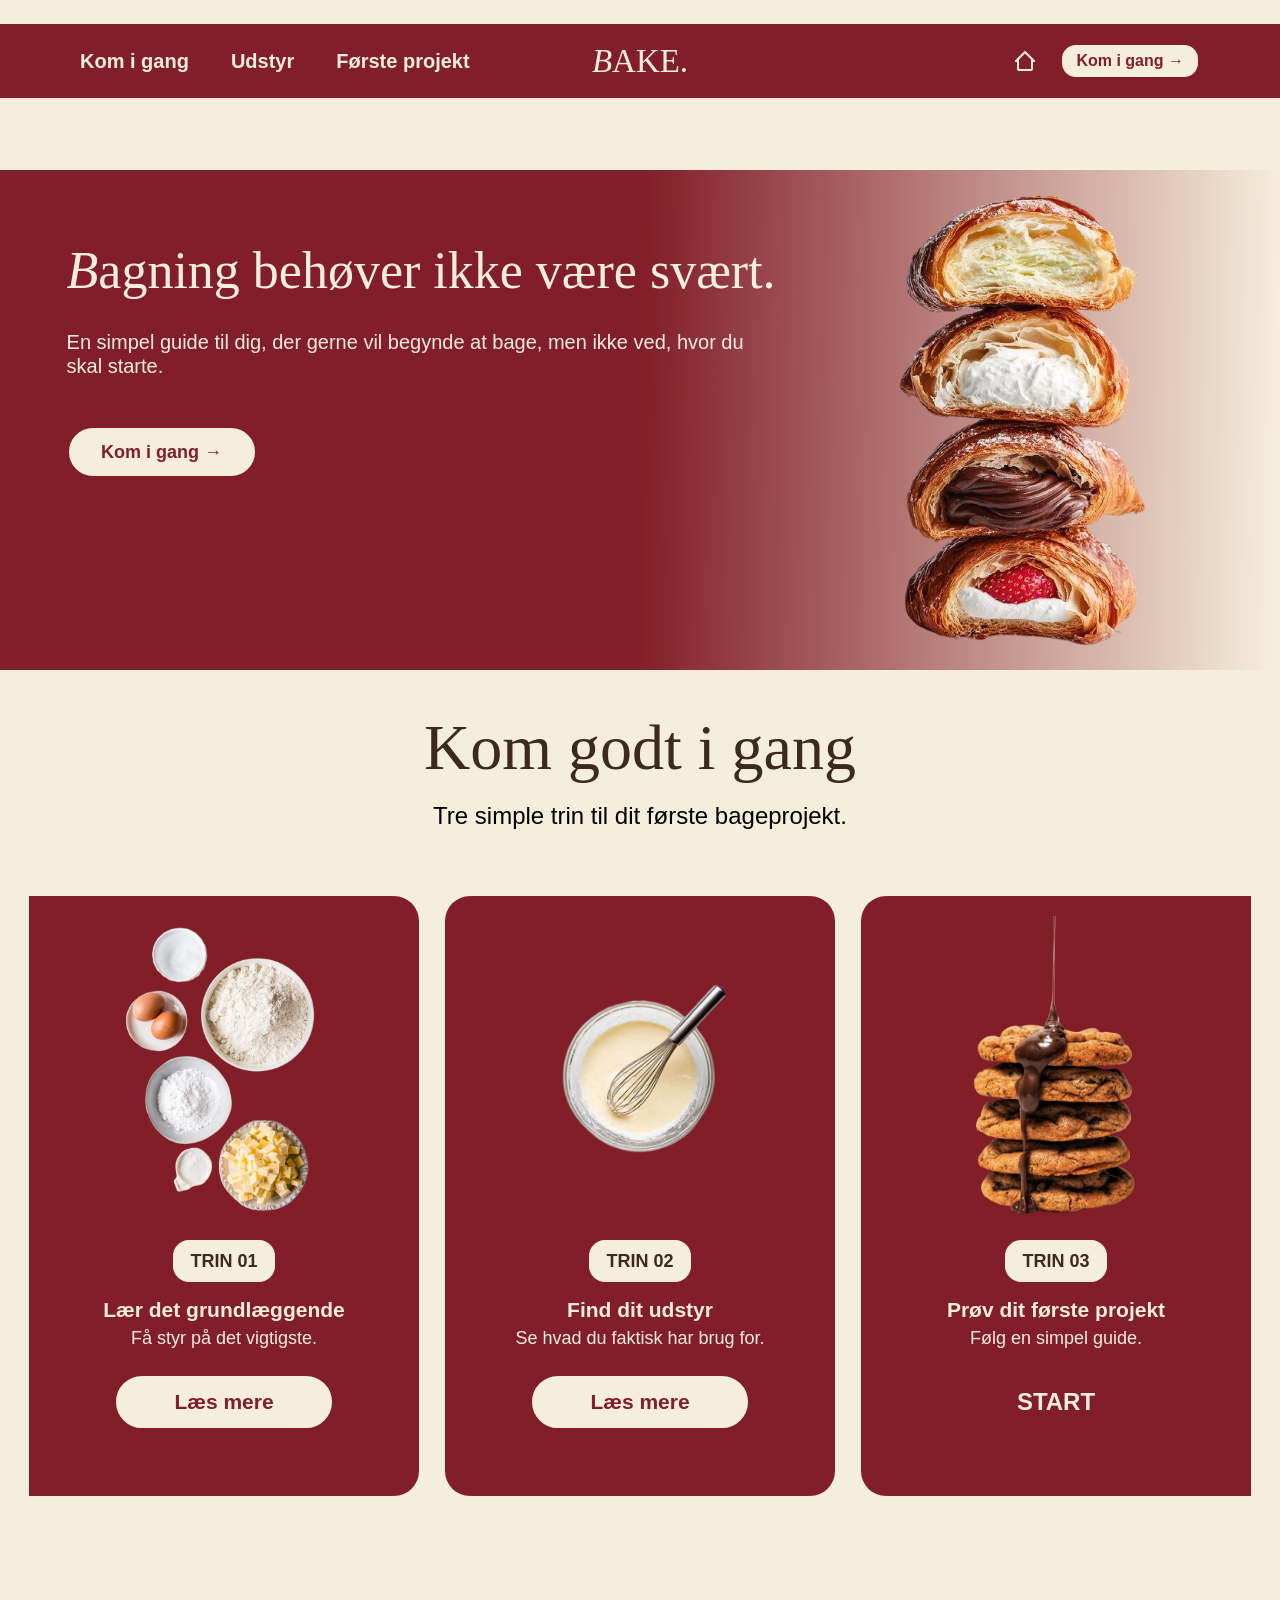
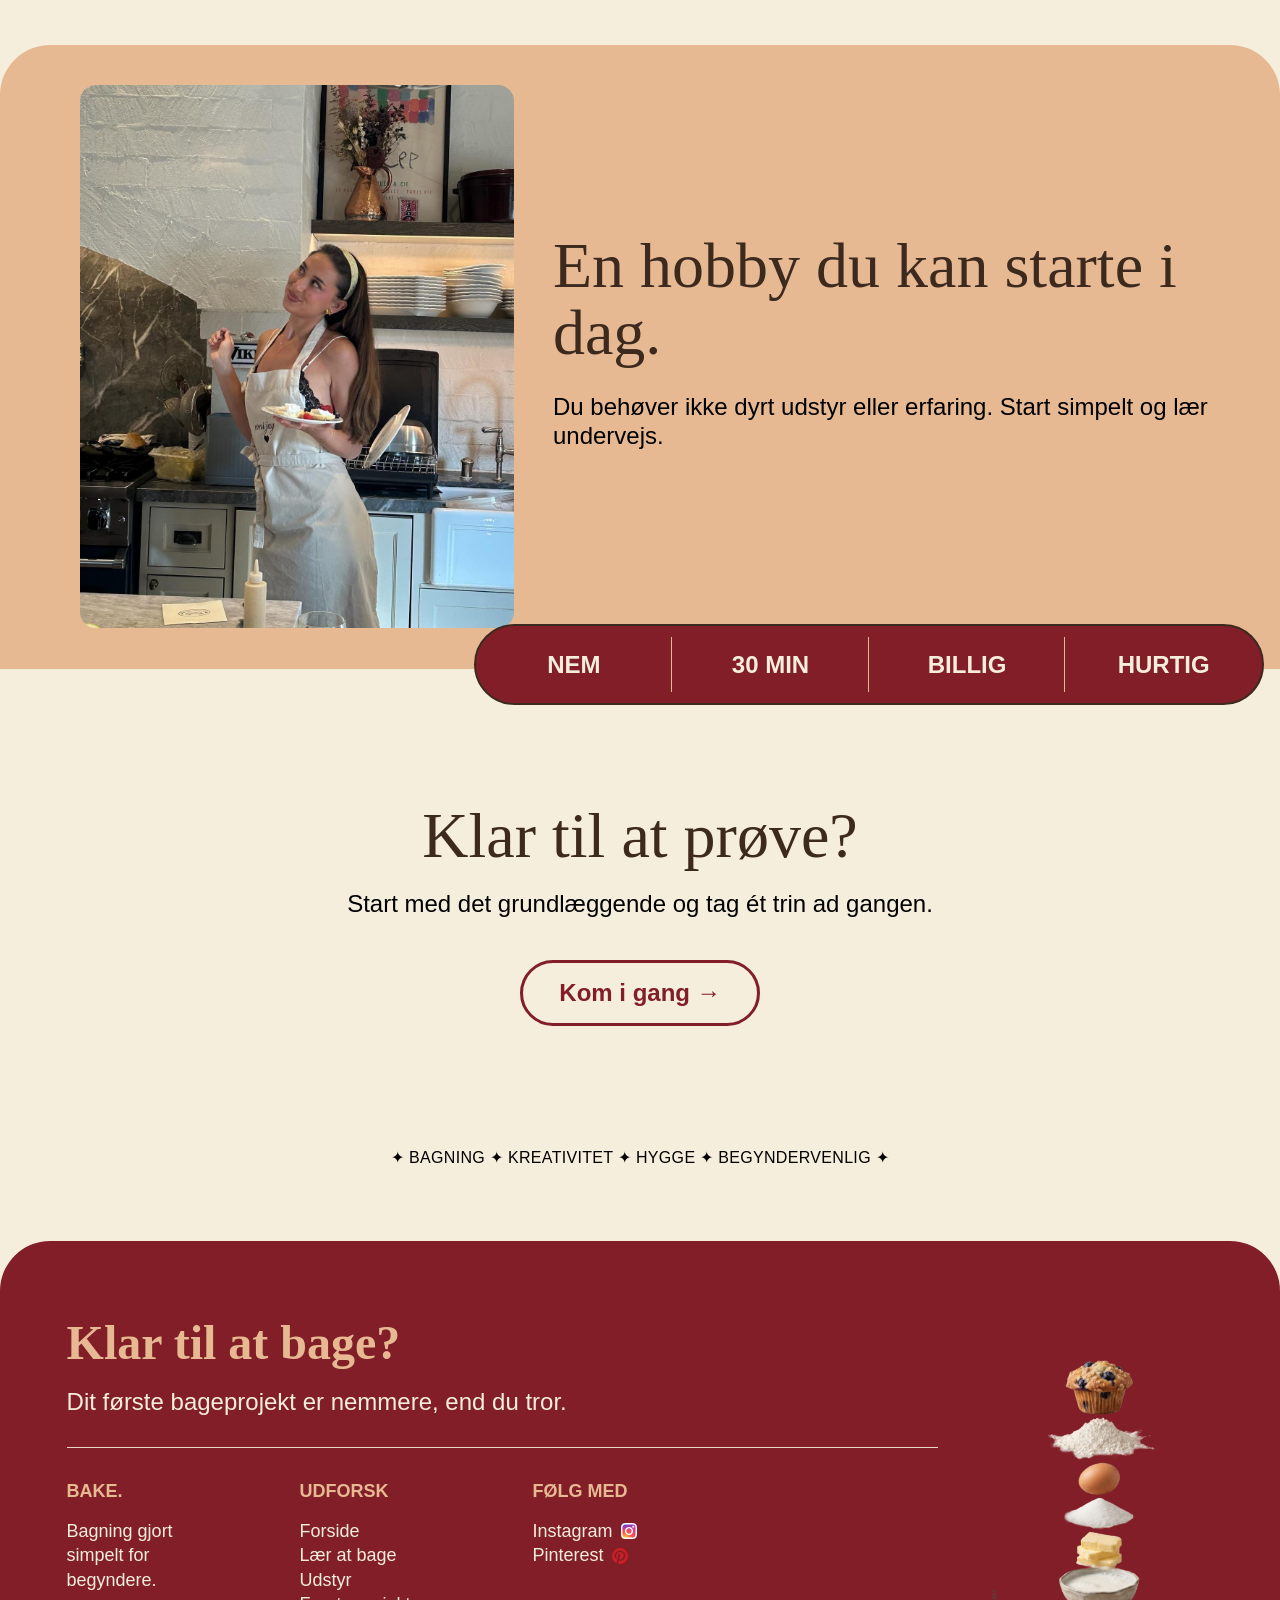
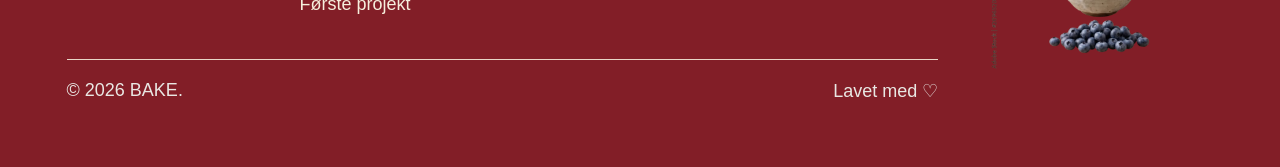
<file: index.html>
<!doctype html>
<html lang="da">
<head>
  <meta charset="utf-8">
  <meta name="viewport" content="width=device-width, initial-scale=1">
  <meta name="description" content="BAKE gør det simpelt for begyndere at komme i gang med at bage.">
  <title>BAKE — Forside</title>
  <link rel="stylesheet" href="css/style.css">
</head>
<body class="page-home">
  <header class="site-header">
    <nav class="site-nav" aria-label="Hovednavigation">
      <a href="kom-i-gang.html">Kom i gang</a>
      <a href="udstyr.html">Udstyr</a>
      <a href="forste-projekt.html">Første projekt</a>
    </nav>
    <a class="brand" href="index.html" aria-label="BAKE forside"><span class="brand-initial">B</span><span>AKE.</span></a>
    <div class="header-tools">
      <a class="home-link" href="index.html" aria-label="Gå til forsiden">
        <img src="assets/icons/home-icon.svg" alt="">
      </a>
      <a class="header-action" href="kom-i-gang.html">Kom i gang →</a>
    </div>
  </header>

  <main class="page-main">
    <section class="home-hero" aria-labelledby="home-title">
      <div class="home-hero-copy">
        <h1 id="home-title" class="display-title home-hero-title"><span class="script-letter">B</span>agning behøver ikke være svært.</h1>
        <p class="body-copy">En simpel guide til dig, der gerne vil begynde at bage, men ikke ved, hvor du skal starte.</p>
        <a class="outline-button" href="kom-i-gang.html">Kom i gang →</a>
      </div>
      <div class="home-hero-image">
        <img src="assets/images/home-hero.png" alt="Fire forskellige stykker bagværk">
      </div>
    </section>

    <section class="home-steps container" aria-labelledby="steps-title">
      <h2 id="steps-title" class="display-title home-steps-title">Kom godt i gang</h2>
      <p class="body-copy home-steps-intro">Tre simple trin til dit første bageprojekt.</p>
      <div class="home-step-grid">
        <article class="home-step-card">
          <img class="home-step-image" src="assets/images/home-step-ingredients.png" alt="Mel, æg og andre ingredienser">
          <span class="home-step-label">TRIN 01</span>
          <h3>Lær det grundlæggende</h3>
          <p>Få styr på det vigtigste.</p>
          <a class="outline-button" href="kom-i-gang.html">Læs mere</a>
        </article>
        <article class="home-step-card">
          <img class="home-step-image" src="assets/images/home-step-bowl.png" alt="Røreskål med dej og piskeris">
          <span class="home-step-label">TRIN 02</span>
          <h3>Find dit udstyr</h3>
          <p>Se hvad du faktisk har brug for.</p>
          <a class="outline-button" href="udstyr.html">Læs mere</a>
        </article>
        <article class="home-step-card">
          <img class="home-step-image" src="assets/images/home-step-pancakes.png" alt="Stablet hjemmebag">
          <span class="home-step-label">TRIN 03</span>
          <h3>Prøv dit første projekt</h3>
          <p>Følg en simpel guide.</p>
          <a class="solid-button" href="forste-projekt.html">START</a>
        </article>
      </div>
    </section>

    <section class="home-hobby" aria-labelledby="hobby-title">
      <img class="home-hobby-image" src="assets/images/home-hobby.png" alt="Person der bager i et køkken">
      <div class="home-hobby-copy">
        <h2 id="hobby-title" class="display-title">En hobby du kan starte i dag.</h2>
        <p class="body-copy">Du behøver ikke dyrt udstyr eller erfaring. Start simpelt og lær undervejs.</p>
      </div>
      <div class="benefit-bar" aria-label="Fordele ved at komme i gang">
        <span class="benefit-item">NEM</span>
        <span class="benefit-item">30 MIN</span>
        <span class="benefit-item">BILLIG</span>
        <span class="benefit-item">HURTIG</span>
      </div>
    </section>

    <section class="home-final-cta container" aria-labelledby="try-title">
      <h2 id="try-title" class="display-title">Klar til at prøve?</h2>
      <p class="body-copy">Start med det grundlæggende og tag ét trin ad gangen.</p>
      <a class="outline-button" href="kom-i-gang.html">Kom i gang →</a>
      <p class="home-keywords">✦ BAGNING ✦ KREATIVITET ✦ HYGGE ✦ BEGYNDERVENLIG ✦</p>
    </section>
  </main>

  <footer class="site-footer">
    <img class="footer-art" src="assets/images/footer-stack.png" alt="Dekorativ stak af bagværk">
    <h2 class="footer-heading">Klar til at bage?</h2>
    <p class="footer-lead">Dit første bageprojekt er nemmere, end du tror.</p>
    <img class="footer-rule" src="assets/icons/footer-line.svg" alt="">
    <div class="footer-columns">
      <div>
        <p class="footer-column-title">BAKE.</p>
        <p>Bagning gjort<br>simpelt for<br>begyndere.</p>
      </div>
      <div>
        <p class="footer-column-title">UDFORSK</p>
        <a href="index.html">Forside</a><br>
        <a href="kom-i-gang.html">Lær at bage</a><br>
        <a href="udstyr.html">Udstyr</a><br>
        <a href="forste-projekt.html">Første projekt</a>
      </div>
      <div>
        <p class="footer-column-title">FØLG MED</p>
        <a class="footer-social" href="#" aria-label="Instagram">
          Instagram
          <span class="instagram-icon"><img src="assets/icons/instagram-outer.svg" alt=""><img src="assets/icons/instagram-inner.svg" alt=""><img src="assets/icons/instagram-dot.svg" alt=""></span>
        </a><br>
        <a class="footer-social" href="#" aria-label="Pinterest">Pinterest <img src="assets/icons/pinterest.svg" alt=""></a>
      </div>
    </div>
    <img class="footer-lower-rule" src="assets/icons/footer-line.svg" alt="">
    <div class="footer-bottom"><span>© 2026 BAKE.</span><span>Lavet med ♡</span></div>
  </footer>
</body>
</html>
</file>
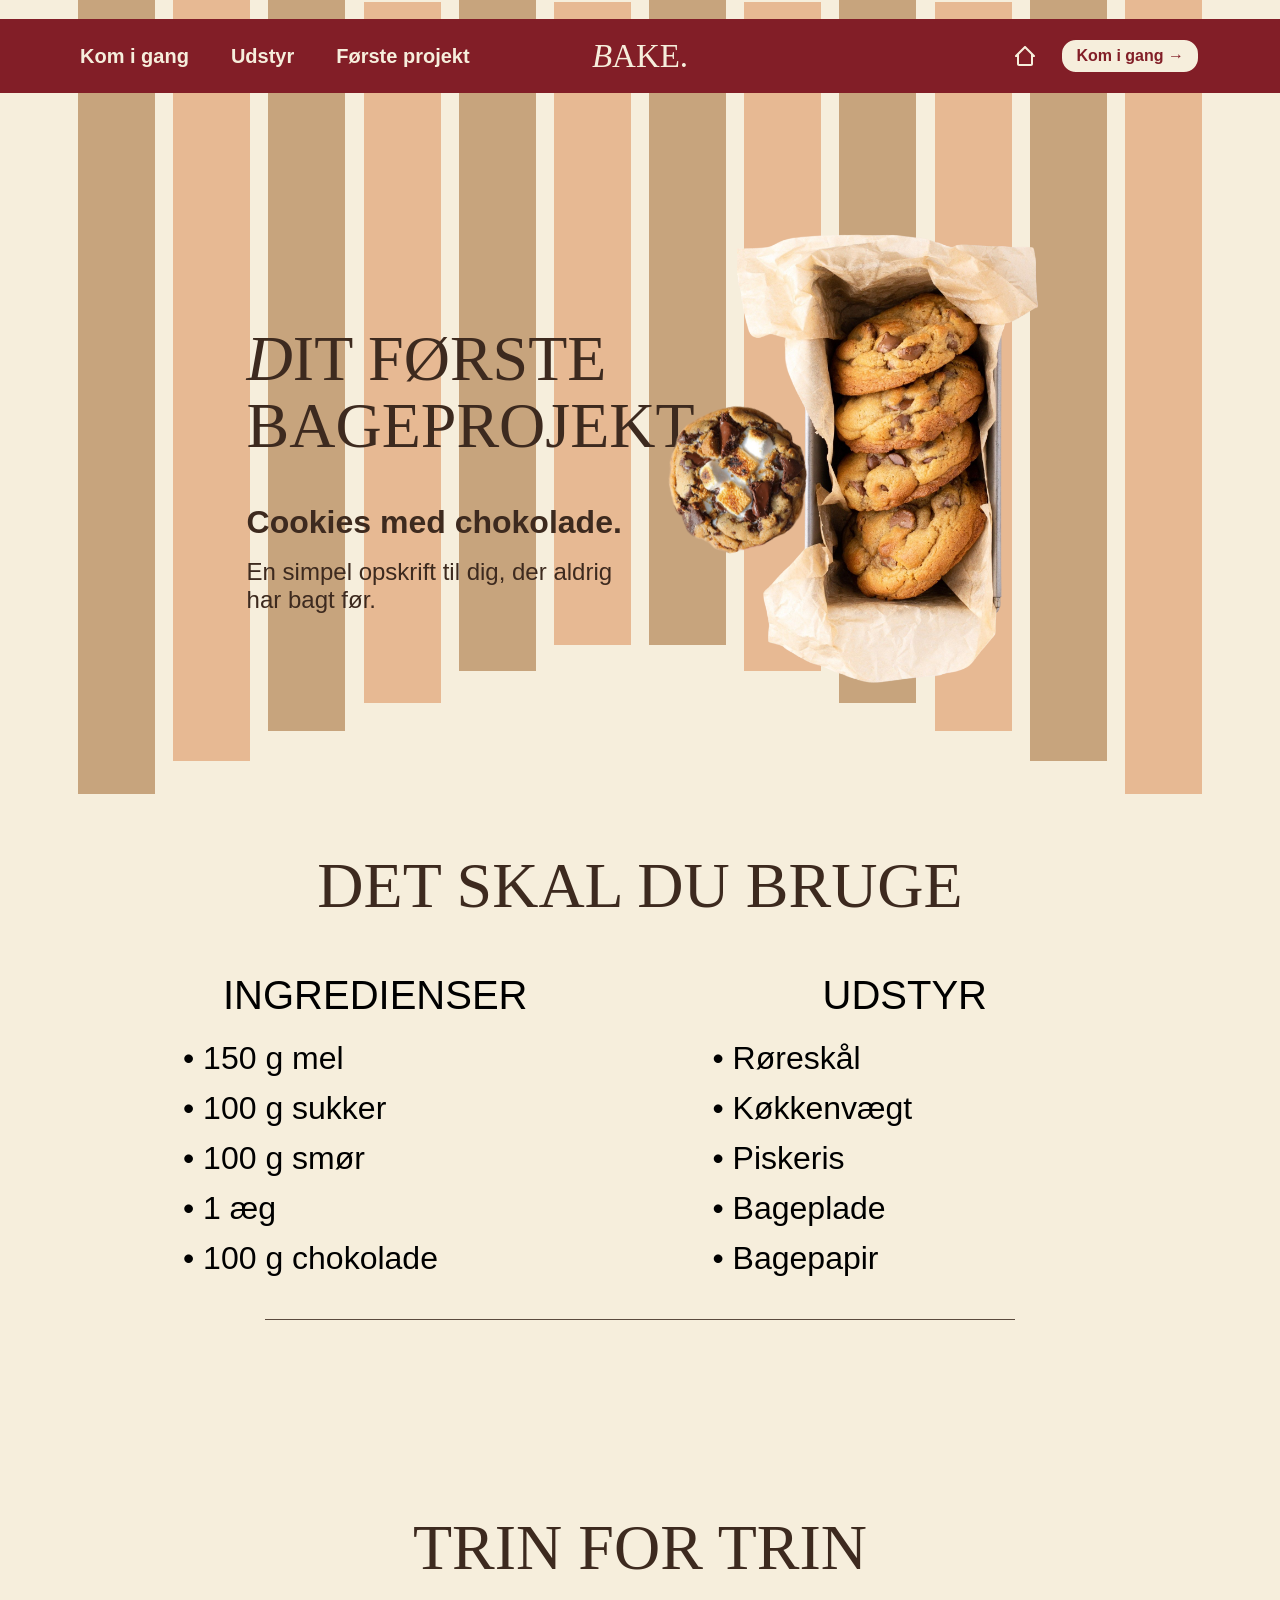
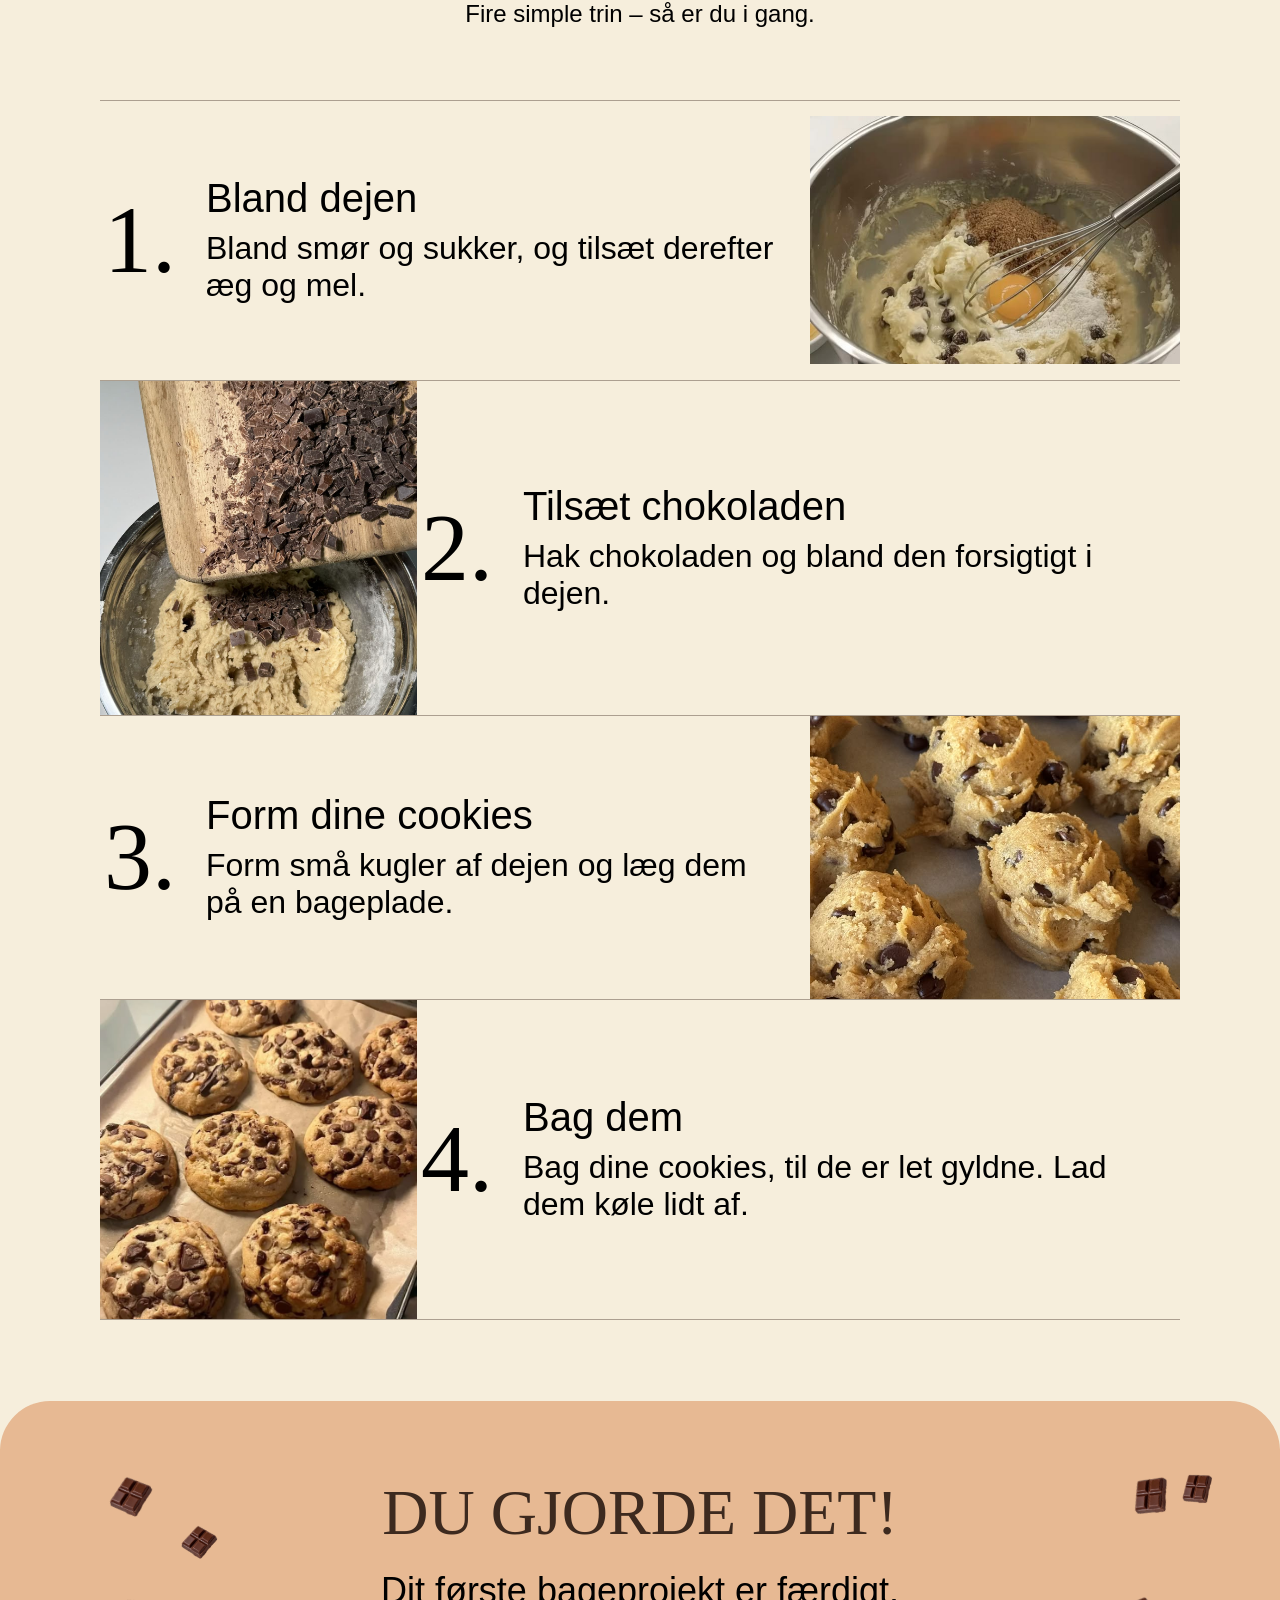
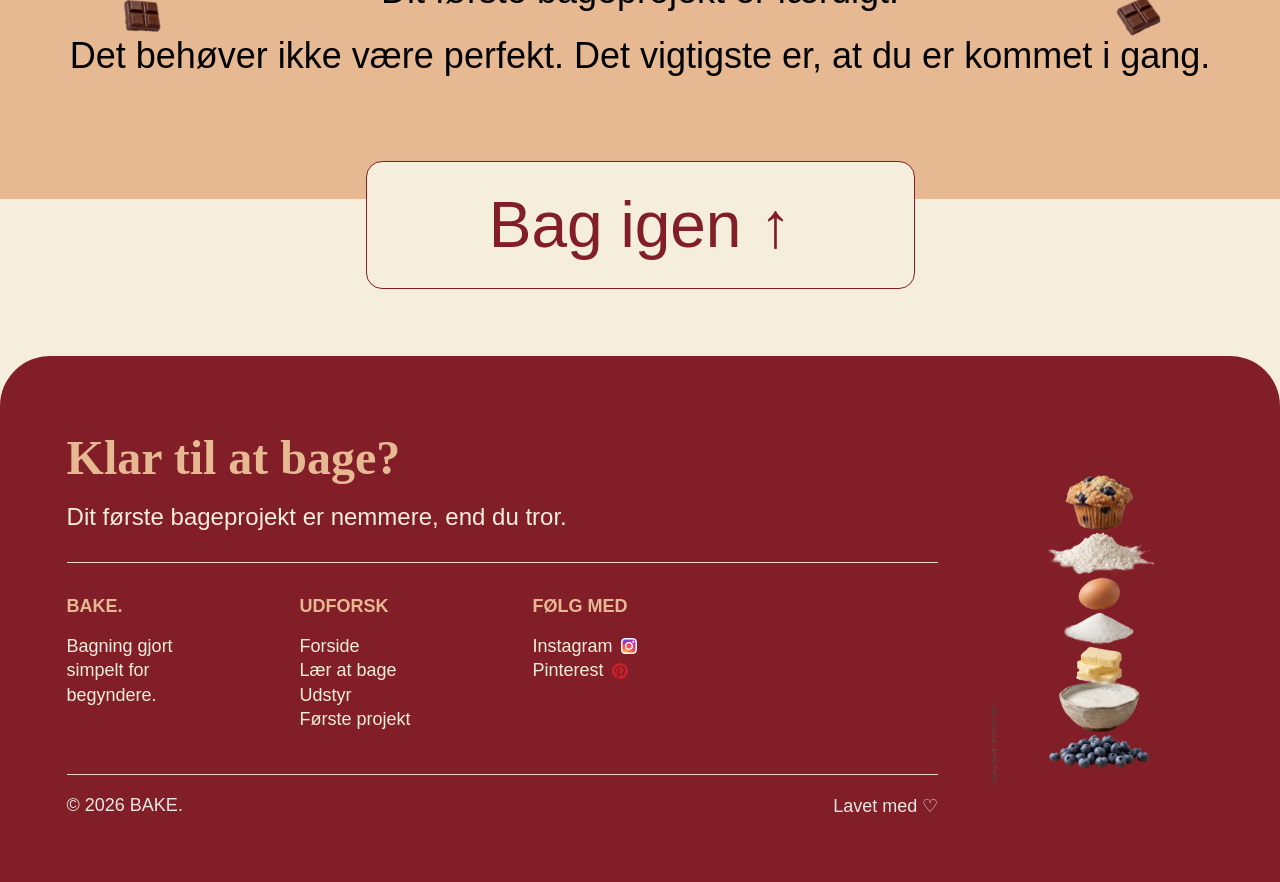
<file: forste-projekt.html>
<!doctype html>
<html lang="da">
<head>
  <meta charset="utf-8">
  <meta name="viewport" content="width=device-width, initial-scale=1">
  <meta name="description" content="Bag dine første chokoladecookies med en enkel guide fra BAKE.">
  <title>BAKE — Første projekt</title>
  <link rel="stylesheet" href="css/style.css">
</head>
<body class="page-project">
  <header class="site-header">
    <nav class="site-nav" aria-label="Hovednavigation"><a href="kom-i-gang.html">Kom i gang</a><a href="udstyr.html">Udstyr</a><a href="forste-projekt.html">Første projekt</a></nav>
    <a class="brand" href="index.html" aria-label="BAKE forside"><span class="brand-initial">B</span><span>AKE.</span></a>
    <div class="header-tools"><a class="home-link" href="index.html" aria-label="Gå til forsiden"><img src="assets/icons/home-icon.svg" alt=""></a><a class="header-action" href="kom-i-gang.html">Kom i gang →</a></div>
  </header>

  <main class="page-main" id="top">
    <section class="project-hero" aria-labelledby="project-title">
      <div class="stripe-background" aria-hidden="true"><span></span><span></span><span></span><span></span><span></span><span></span><span></span><span></span><span></span><span></span><span></span><span></span></div>
      <div class="project-hero-copy">
        <h1 id="project-title" class="display-title"><span class="script-letter">D</span>IT FØRSTE BAGEPROJEKT</h1>
        <h2>Cookies med chokolade.</h2>
        <p>En simpel opskrift til dig, der aldrig har bagt før.</p>
      </div>
      <img class="project-hero-cookies" src="assets/images/project-hero-cookies.png" alt="Chokoladecookies i en papirpose">
      <img class="project-hero-dough" src="assets/images/project-hero-dough.png" alt="Cookie-dej med chokolade">
      <img class="section-divider" src="assets/icons/project-divider-hero.svg" alt="">
    </section>

    <section class="ingredients-section" aria-labelledby="ingredients-title">
      <h2 id="ingredients-title" class="display-title">DET SKAL DU BRUGE</h2>
      <div class="ingredients-columns">
        <div class="ingredients-column"><h3>INGREDIENSER</h3><ul><li>• 150 g mel</li><li>• 100 g sukker</li><li>• 100 g smør</li><li>• 1 æg</li><li>• 100 g chokolade</li></ul></div>
        <div class="ingredients-column"><h3>UDSTYR</h3><ul><li>• Røreskål</li><li>• Køkkenvægt</li><li>• Piskeris</li><li>• Bageplade</li><li>• Bagepapir</li></ul></div>
      </div>
      <img class="section-divider" src="assets/icons/project-divider.svg" alt="">
    </section>

    <section class="recipe-section" aria-labelledby="recipe-title">
      <h2 id="recipe-title" class="display-title">TRIN FOR TRIN</h2>
      <p class="recipe-intro">Fire simple trin – så er du i gang.</p>
      <article class="recipe-step">
        <span class="recipe-number">1.</span><div class="recipe-copy"><h3>Bland dejen</h3><p>Bland smør og sukker, og tilsæt derefter æg og mel.</p></div><img class="recipe-step-image" src="assets/images/project-step-dough.png" alt="Dej der bliver blandet">
      </article>
      <article class="recipe-step">
        <img class="recipe-step-image" src="assets/images/project-step-chocolate.png" alt="Chokolade der blandes i dejen"><span class="recipe-number">2.</span><div class="recipe-copy"><h3>Tilsæt chokoladen</h3><p>Hak chokoladen og bland den forsigtigt i dejen.</p></div>
      </article>
      <article class="recipe-step">
        <span class="recipe-number">3.</span><div class="recipe-copy"><h3>Form dine cookies</h3><p>Form små kugler af dejen og læg dem på en bageplade.</p></div><img class="recipe-step-image" src="assets/images/project-step-shape.png" alt="Cookies der formes">
      </article>
      <article class="recipe-step">
        <img class="recipe-step-image" src="assets/images/project-step-baked.png" alt="Færdigbagte chokoladecookies"><span class="recipe-number">4.</span><div class="recipe-copy"><h3>Bag dem</h3><p>Bag dine cookies, til de er let gyldne. Lad dem køle lidt af.</p></div>
      </article>
    </section>

    <section class="completion-section" aria-labelledby="completion-title">
      <img class="completion-cookie left-one" src="assets/images/project-cookie-decor.png" alt="">
      <img class="completion-cookie left-two" src="assets/images/project-cookie-decor.png" alt="">
      <img class="completion-cookie left-three" src="assets/images/project-cookie-decor.png" alt="">
      <img class="completion-cookie right-one" src="assets/images/project-cookie-decor.png" alt="">
      <img class="completion-cookie right-two" src="assets/images/project-cookie-decor.png" alt="">
      <img class="completion-cookie right-three" src="assets/images/project-cookie-decor.png" alt="">
      <h2 id="completion-title" class="display-title">DU GJORDE DET!</h2>
      <p>Dit første bageprojekt er færdigt.</p>
      <p>Det behøver ikke være perfekt. Det vigtigste er, at du er kommet i gang.</p>
      <a class="repeat-button" href="#top">Bag igen ↑</a>
    </section>
  </main>

  <footer class="site-footer">
    <img class="footer-art" src="assets/images/footer-stack.png" alt="Dekorativ stak af bagværk">
    <h2 class="footer-heading">Klar til at bage?</h2><p class="footer-lead">Dit første bageprojekt er nemmere, end du tror.</p><img class="footer-rule" src="assets/icons/footer-line.svg" alt="">
    <div class="footer-columns"><div><p class="footer-column-title">BAKE.</p><p>Bagning gjort<br>simpelt for<br>begyndere.</p></div><div><p class="footer-column-title">UDFORSK</p><a href="index.html">Forside</a><br><a href="kom-i-gang.html">Lær at bage</a><br><a href="udstyr.html">Udstyr</a><br><a href="forste-projekt.html">Første projekt</a></div><div><p class="footer-column-title">FØLG MED</p><a class="footer-social" href="#">Instagram <span class="instagram-icon"><img src="assets/icons/instagram-outer.svg" alt=""><img src="assets/icons/instagram-inner.svg" alt=""><img src="assets/icons/instagram-dot.svg" alt=""></span></a><br><a class="footer-social" href="#">Pinterest <img src="assets/icons/pinterest.svg" alt=""></a></div></div>
    <img class="footer-lower-rule" src="assets/icons/footer-line.svg" alt=""><div class="footer-bottom"><span>© 2026 BAKE.</span><span>Lavet med ♡</span></div>
  </footer>
</body>
</html>
</file>
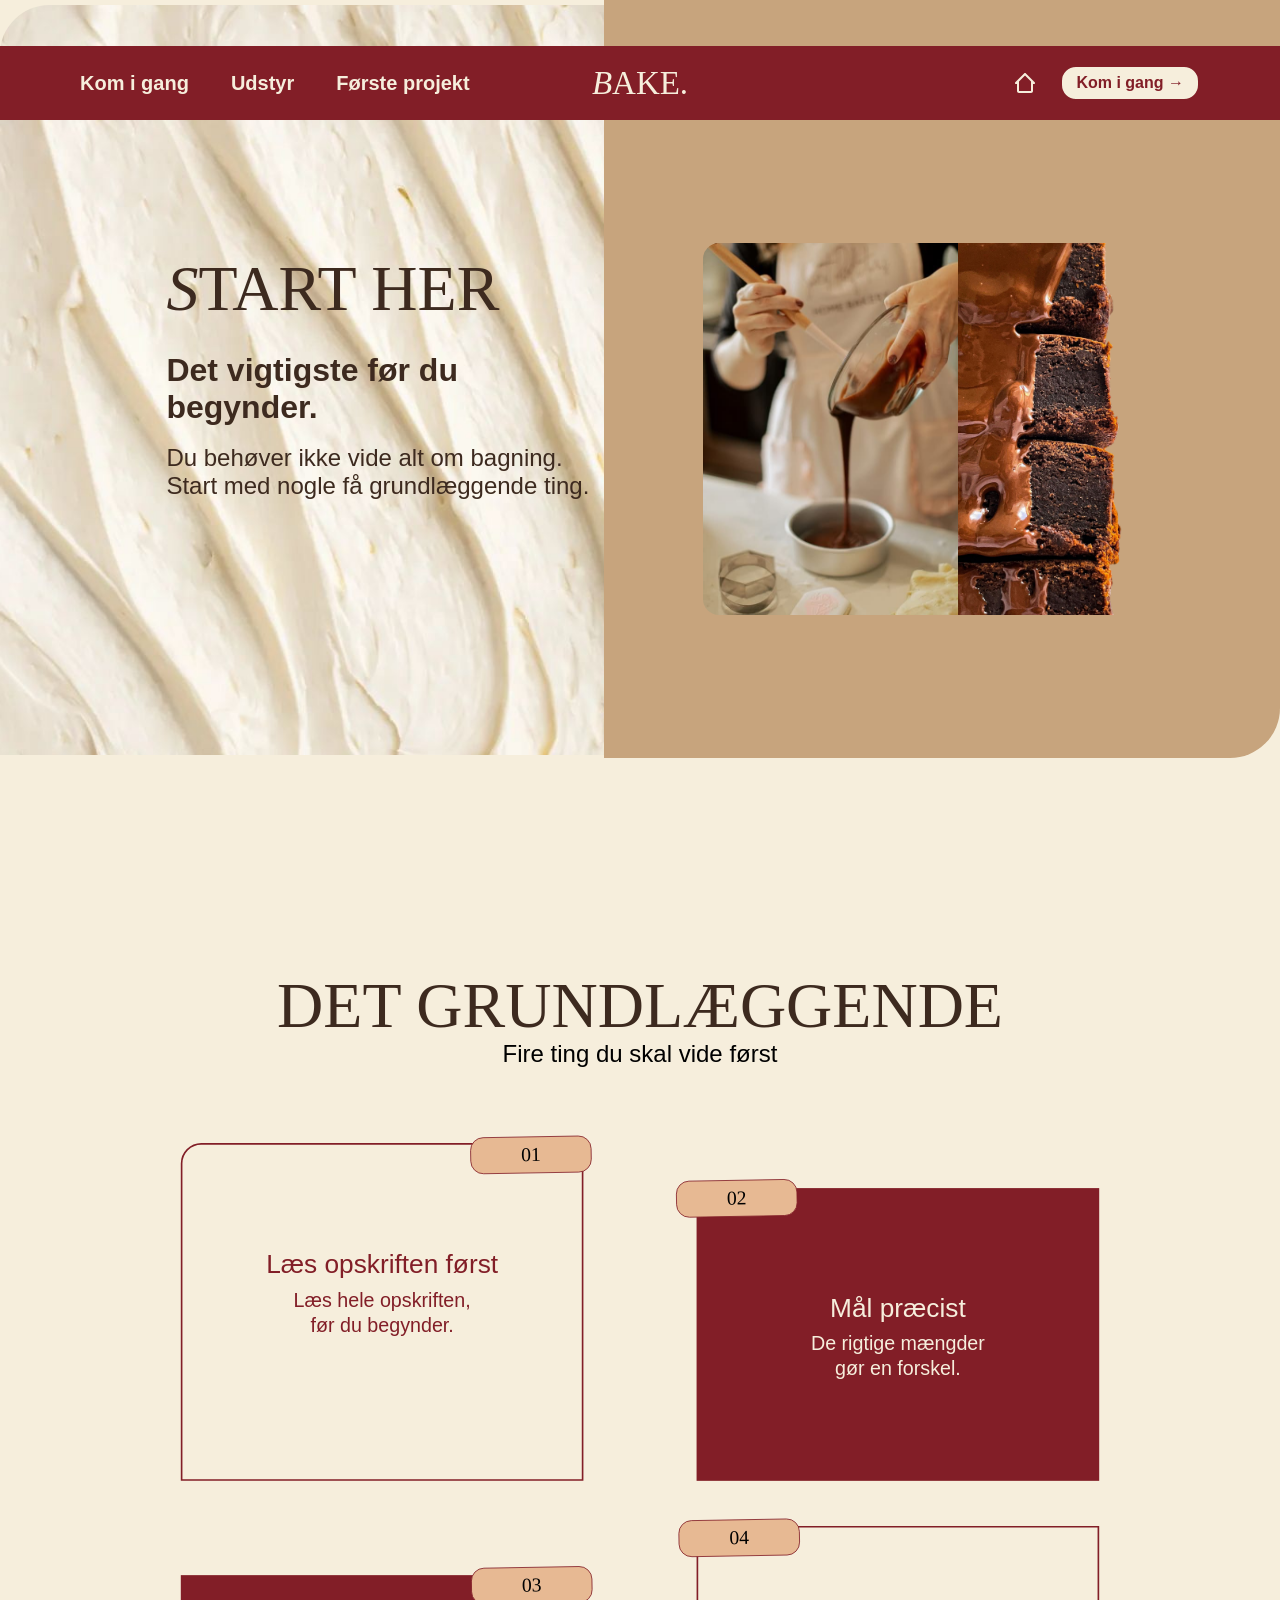
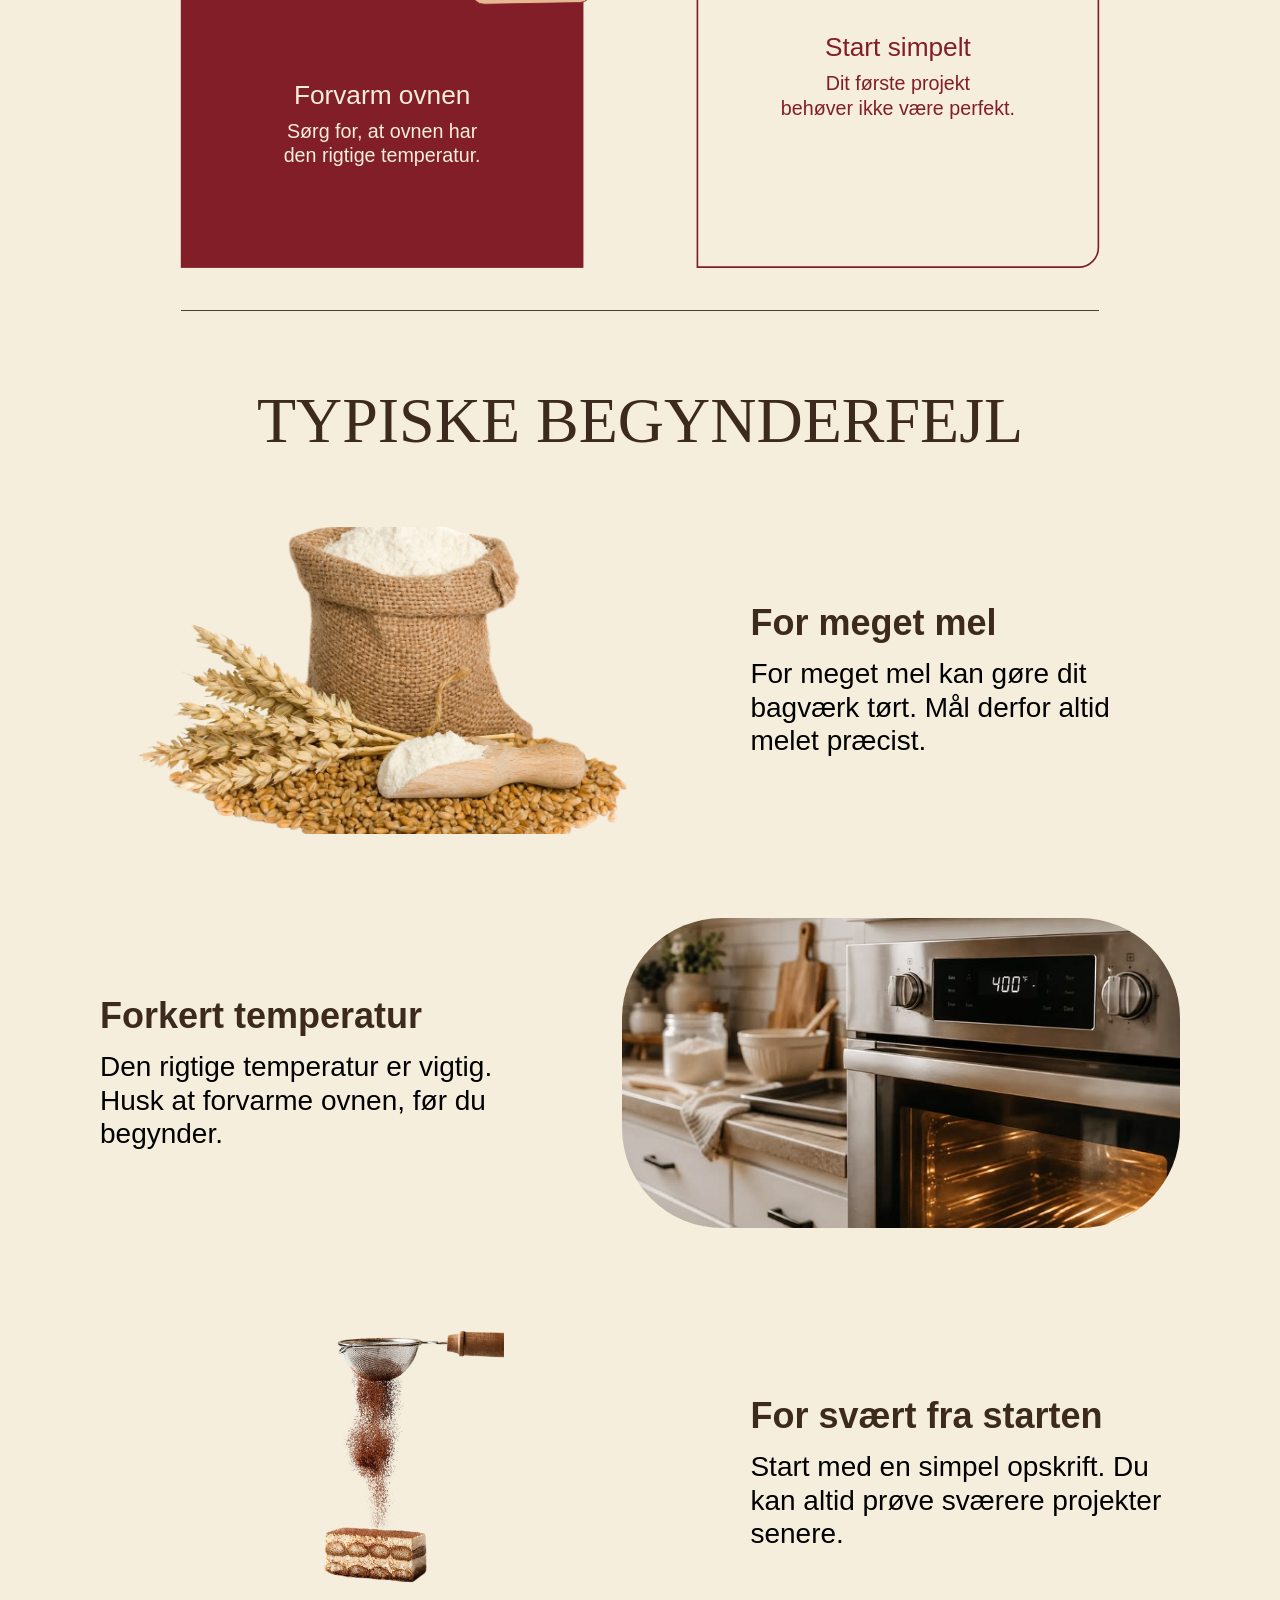
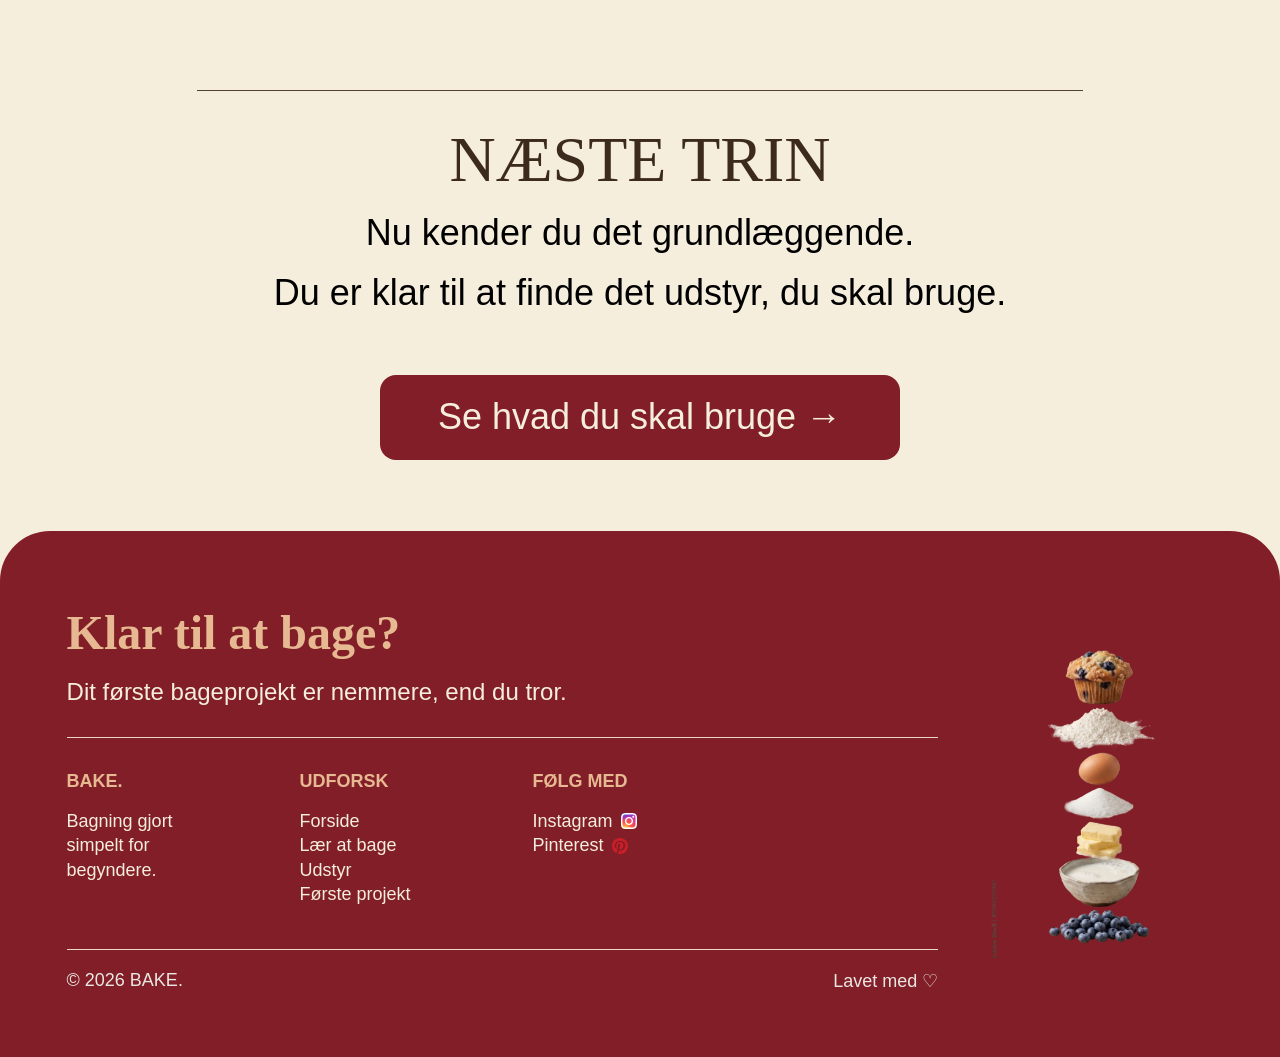
<file: kom-i-gang.html>
<!doctype html>
<html lang="da">
<head>
  <meta charset="utf-8">
  <meta name="viewport" content="width=device-width, initial-scale=1">
  <meta name="description" content="Lær det grundlæggende om bagning med BAKE.">
  <title>BAKE — Kom i gang</title>
  <link rel="stylesheet" href="css/style.css">
</head>
<body class="page-start">
  <header class="site-header">
    <nav class="site-nav" aria-label="Hovednavigation">
      <a href="kom-i-gang.html">Kom i gang</a>
      <a href="udstyr.html">Udstyr</a>
      <a href="forste-projekt.html">Første projekt</a>
    </nav>
    <a class="brand" href="index.html" aria-label="BAKE forside"><span class="brand-initial">B</span><span>AKE.</span></a>
    <div class="header-tools">
      <a class="home-link" href="index.html" aria-label="Gå til forsiden"><img src="assets/icons/home-icon.svg" alt=""></a>
      <a class="header-action" href="kom-i-gang.html">Kom i gang →</a>
    </div>
  </header>

  <main class="page-main">
    <section class="start-hero" aria-labelledby="start-title">
      <img class="start-hero-dough" src="assets/images/kom-hero-dough.png" alt="Nærbillede af dej">
      <div class="start-hero-beige"></div>
      <div class="start-hero-copy">
        <h1 id="start-title" class="display-title"><span class="script-letter">S</span>TART HER</h1>
        <h2>Det vigtigste før du begynder.</h2>
        <p>Du behøver ikke vide alt om bagning. Start med nogle få grundlæggende ting.</p>
      </div>
      <img class="start-hero-kitchen" src="assets/images/kom-hero-kitchen.png" alt="Bageingredienser i et køkken">
      <img class="start-hero-cookies" src="assets/images/kom-hero-cookies.png" alt="Nybagte cookies">
    </section>

    <section class="start-basics" aria-labelledby="basics-title">
      <h2 id="basics-title" class="display-title start-basics-title">DET GRUNDLÆGGENDE</h2>
      <p class="start-basics-intro">Fire ting du skal vide først</p>
      <div class="basics-grid">
        <article class="basic-card">
          <span class="basic-number">01</span>
          <h3>Læs opskriften først</h3>
          <p>Læs hele opskriften,<br>før du begynder.</p>
        </article>
        <article class="basic-card">
          <span class="basic-number">02</span>
          <h3>Mål præcist</h3>
          <p>De rigtige mængder<br>gør en forskel.</p>
        </article>
        <article class="basic-card">
          <span class="basic-number">03</span>
          <h3>Forvarm ovnen</h3>
          <p>Sørg for, at ovnen har<br>den rigtige temperatur.</p>
        </article>
        <article class="basic-card">
          <span class="basic-number">04</span>
          <h3>Start simpelt</h3>
          <p>Dit første projekt<br>behøver ikke være perfekt.</p>
        </article>
      </div>
      <img class="section-divider" src="assets/icons/kom-divider.svg" alt="">
    </section>

    <section class="mistakes-section" aria-labelledby="mistakes-title">
      <h2 id="mistakes-title" class="display-title mistakes-title">TYPISKE BEGYNDERFEJL</h2>
      <article class="mistake-row">
        <img class="mistake-image" src="assets/images/kom-flour.png" alt="Mel og ingredienser på et bord">
        <div class="mistake-copy">
          <h3>For meget mel</h3>
          <p>For meget mel kan gøre dit bagværk tørt. Mål derfor altid melet præcist.</p>
        </div>
      </article>
      <article class="mistake-row">
        <img class="mistake-image" src="assets/images/kom-oven.png" alt="Ovn der varmer op">
        <div class="mistake-copy">
          <h3>Forkert temperatur</h3>
          <p>Den rigtige temperatur er vigtig. Husk at forvarme ovnen, før du begynder.</p>
        </div>
      </article>
      <article class="mistake-row">
        <img class="mistake-image" src="assets/images/kom-simple.png" alt="En enkel bageproces">
        <div class="mistake-copy">
          <h3>For svært fra starten</h3>
          <p>Start med en simpel opskrift. Du kan altid prøve sværere projekter senere.</p>
        </div>
      </article>
      <img class="section-divider" src="assets/icons/kom-divider.svg" alt="">
    </section>

    <section class="start-next" aria-labelledby="start-next-title">
      <h2 id="start-next-title" class="display-title start-next-title">NÆSTE TRIN</h2>
      <p>Nu kender du det grundlæggende.</p>
      <p>Du er klar til at finde det udstyr, du skal bruge.</p>
      <a class="next-step-link" href="udstyr.html">Se hvad du skal bruge →</a>
    </section>
  </main>

  <footer class="site-footer">
    <img class="footer-art" src="assets/images/footer-stack.png" alt="Dekorativ stak af bagværk">
    <h2 class="footer-heading">Klar til at bage?</h2>
    <p class="footer-lead">Dit første bageprojekt er nemmere, end du tror.</p>
    <img class="footer-rule" src="assets/icons/footer-line.svg" alt="">
    <div class="footer-columns">
      <div><p class="footer-column-title">BAKE.</p><p>Bagning gjort<br>simpelt for<br>begyndere.</p></div>
      <div><p class="footer-column-title">UDFORSK</p><a href="index.html">Forside</a><br><a href="kom-i-gang.html">Lær at bage</a><br><a href="udstyr.html">Udstyr</a><br><a href="forste-projekt.html">Første projekt</a></div>
      <div><p class="footer-column-title">FØLG MED</p><a class="footer-social" href="#">Instagram <span class="instagram-icon"><img src="assets/icons/instagram-outer.svg" alt=""><img src="assets/icons/instagram-inner.svg" alt=""><img src="assets/icons/instagram-dot.svg" alt=""></span></a><br><a class="footer-social" href="#">Pinterest <img src="assets/icons/pinterest.svg" alt=""></a></div>
    </div>
    <img class="footer-lower-rule" src="assets/icons/footer-line.svg" alt="">
    <div class="footer-bottom"><span>© 2026 BAKE.</span><span>Lavet med ♡</span></div>
  </footer>
</body>
</html>
</file>
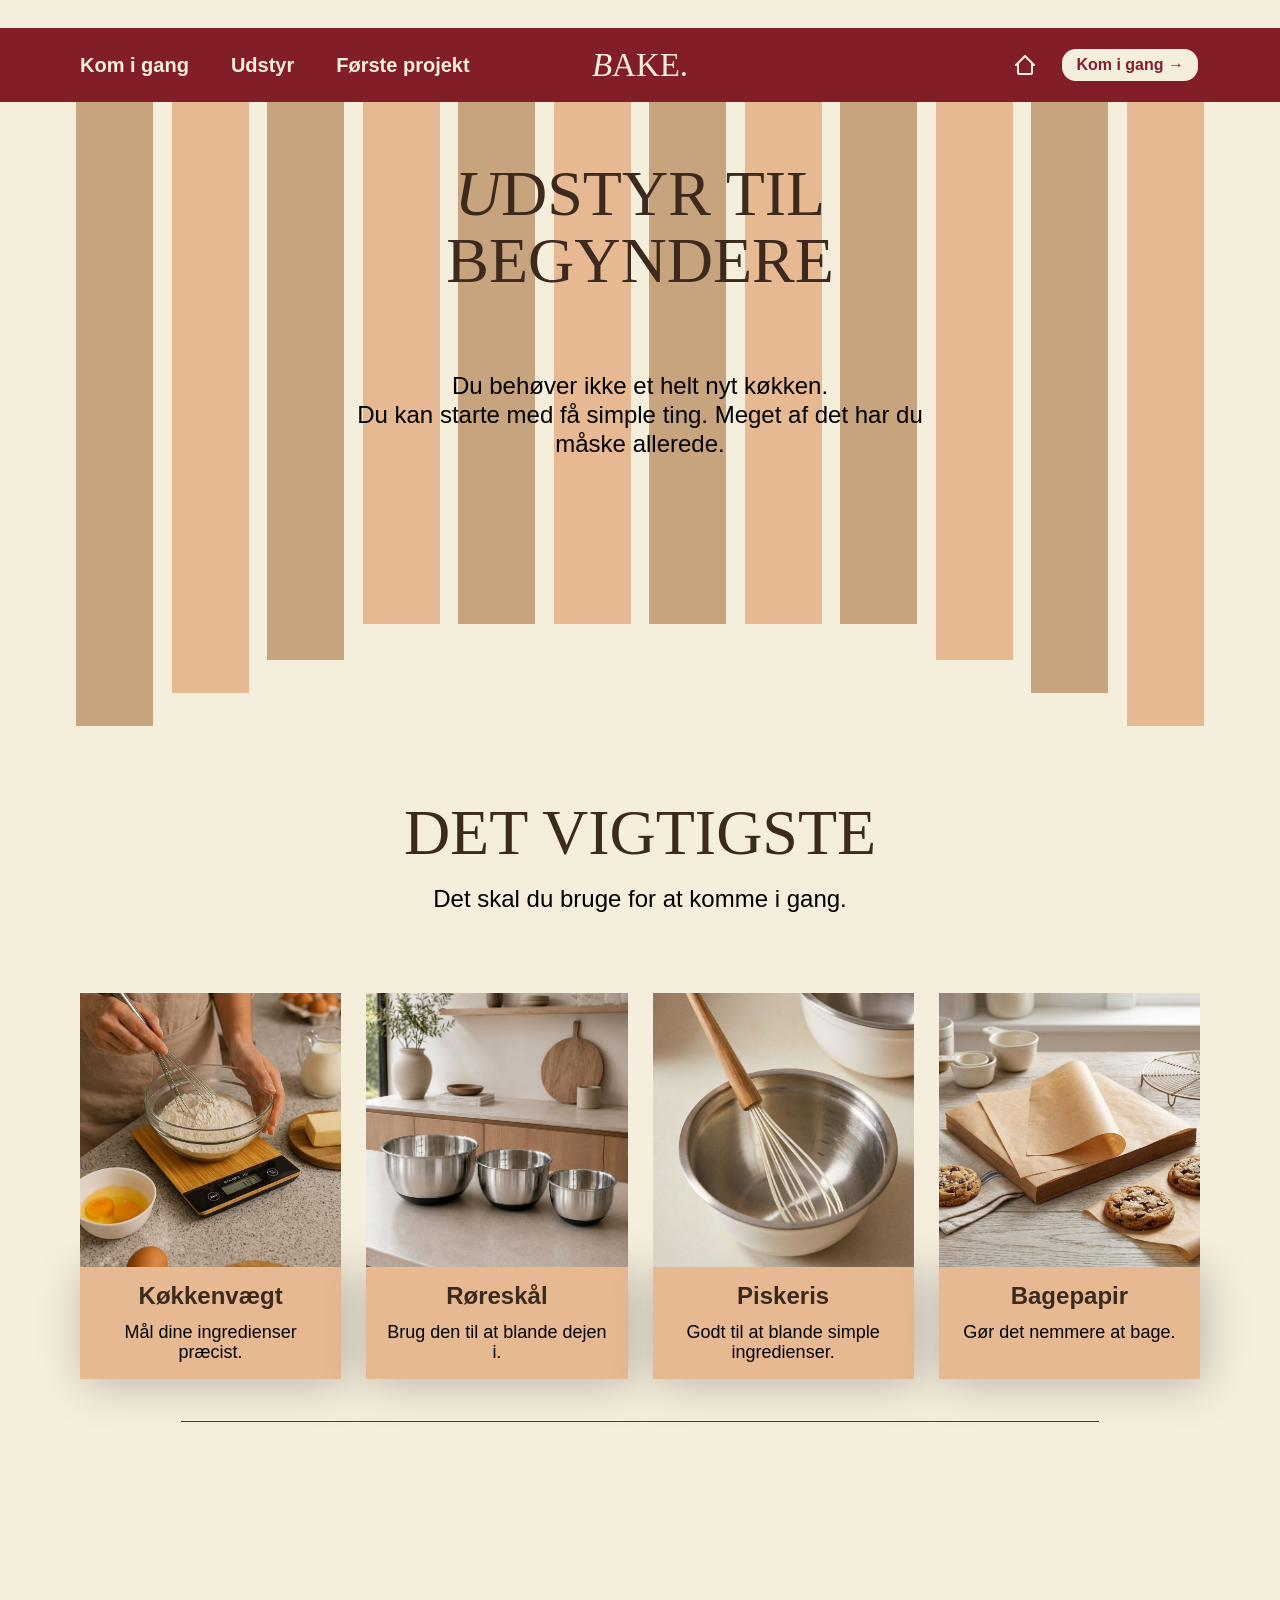
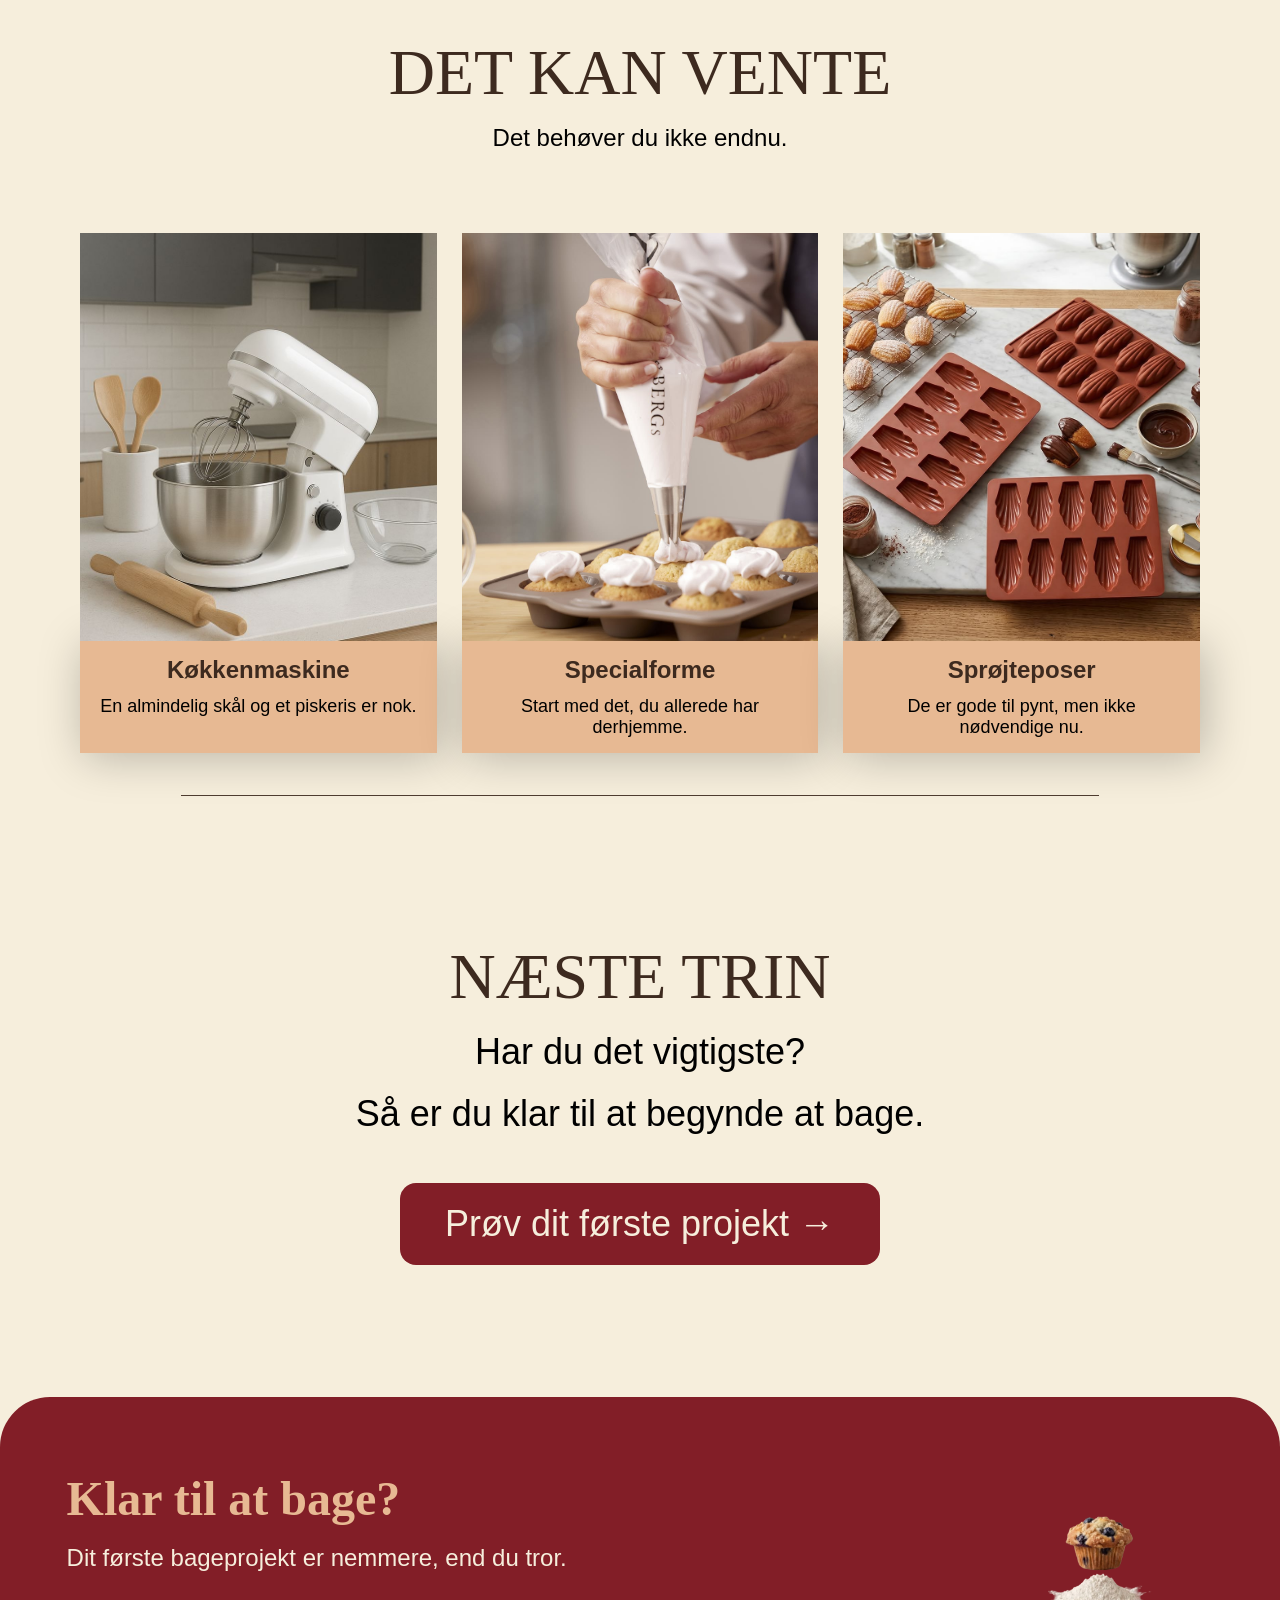
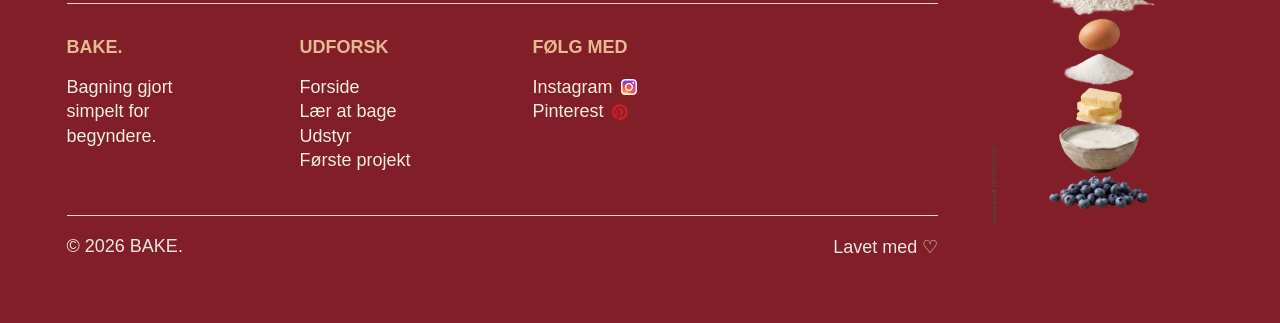
<file: udstyr.html>
<!doctype html>
<html lang="da">
<head>
  <meta charset="utf-8">
  <meta name="viewport" content="width=device-width, initial-scale=1">
  <meta name="description" content="Få overblik over det vigtigste bageudstyr for begyndere.">
  <title>BAKE — Udstyr</title>
  <link rel="stylesheet" href="css/style.css">
</head>
<body class="page-equipment">
  <header class="site-header">
    <nav class="site-nav" aria-label="Hovednavigation">
      <a href="kom-i-gang.html">Kom i gang</a>
      <a href="udstyr.html">Udstyr</a>
      <a href="forste-projekt.html">Første projekt</a>
    </nav>
    <a class="brand" href="index.html" aria-label="BAKE forside"><span class="brand-initial">B</span><span>AKE.</span></a>
    <div class="header-tools"><a class="home-link" href="index.html" aria-label="Gå til forsiden"><img src="assets/icons/home-icon.svg" alt=""></a><a class="header-action" href="kom-i-gang.html">Kom i gang →</a></div>
  </header>

  <main class="page-main">
    <section class="equipment-hero" aria-labelledby="equipment-title">
      <div class="stripe-background" aria-hidden="true"><span></span><span></span><span></span><span></span><span></span><span></span><span></span><span></span><span></span><span></span><span></span><span></span></div>
      <div class="equipment-hero-copy">
        <h1 id="equipment-title" class="display-title"><span class="script-letter">U</span>DSTYR TIL BEGYNDERE</h1>
        <p>Du behøver ikke et helt nyt køkken.<br>Du kan starte med få simple ting. Meget af det har du måske allerede.</p>
      </div>
    </section>

    <section class="equipment-section" aria-labelledby="important-equipment-title">
      <h2 id="important-equipment-title" class="display-title">DET VIGTIGSTE</h2>
      <p>Det skal du bruge for at komme i gang.</p>
      <div class="equipment-grid">
        <figure class="equipment-card"><img src="assets/images/equipment-scale.png" alt="Køkkenvægt med ingredienser"><figcaption><h3>Køkkenvægt</h3><p>Mål dine ingredienser præcist.</p></figcaption></figure>
        <figure class="equipment-card"><img src="assets/images/equipment-bowls.png" alt="Røreskåle i forskellige størrelser"><figcaption><h3>Røreskål</h3><p>Brug den til at blande dejen i.</p></figcaption></figure>
        <figure class="equipment-card"><img src="assets/images/equipment-whisk.png" alt="Piskeris i en skål"><figcaption><h3>Piskeris</h3><p>Godt til at blande simple ingredienser.</p></figcaption></figure>
        <figure class="equipment-card"><img src="assets/images/equipment-paper.png" alt="Bagepapir og småkager"><figcaption><h3>Bagepapir</h3><p>Gør det nemmere at bage.</p></figcaption></figure>
      </div>
      <img class="section-divider" src="assets/icons/equipment-divider.svg" alt="">
    </section>

    <section class="wait-section" aria-labelledby="wait-title">
      <h2 id="wait-title" class="display-title">DET KAN VENTE</h2>
      <p>Det behøver du ikke endnu.</p>
      <div class="wait-grid">
        <figure class="equipment-card"><img src="assets/images/equipment-mixer.png" alt="Køkkenmaskine med røreskål"><figcaption><h3>Køkkenmaskine</h3><p>En almindelig skål og et piskeris er nok.</p></figcaption></figure>
        <figure class="equipment-card"><img src="assets/images/equipment-molds.png" alt="Specialforme til bagning"><figcaption><h3>Specialforme</h3><p>Start med det, du allerede har derhjemme.</p></figcaption></figure>
        <figure class="equipment-card"><img src="assets/images/equipment-piping.png" alt="Sprøjtepose med glasur"><figcaption><h3>Sprøjteposer</h3><p>De er gode til pynt, men ikke nødvendige nu.</p></figcaption></figure>
      </div>
      <img class="section-divider" src="assets/icons/equipment-divider-bottom.svg" alt="">
    </section>

    <section class="equipment-next" aria-labelledby="equipment-next-title">
      <h2 id="equipment-next-title" class="display-title">NÆSTE TRIN</h2>
      <p>Har du det vigtigste?</p>
      <p>Så er du klar til at begynde at bage.</p>
      <a class="next-step-link" href="forste-projekt.html">Prøv dit første projekt →</a>
    </section>
  </main>

  <footer class="site-footer">
    <img class="footer-art" src="assets/images/footer-stack.png" alt="Dekorativ stak af bagværk">
    <h2 class="footer-heading">Klar til at bage?</h2><p class="footer-lead">Dit første bageprojekt er nemmere, end du tror.</p><img class="footer-rule" src="assets/icons/footer-line.svg" alt="">
    <div class="footer-columns"><div><p class="footer-column-title">BAKE.</p><p>Bagning gjort<br>simpelt for<br>begyndere.</p></div><div><p class="footer-column-title">UDFORSK</p><a href="index.html">Forside</a><br><a href="kom-i-gang.html">Lær at bage</a><br><a href="udstyr.html">Udstyr</a><br><a href="forste-projekt.html">Første projekt</a></div><div><p class="footer-column-title">FØLG MED</p><a class="footer-social" href="#">Instagram <span class="instagram-icon"><img src="assets/icons/instagram-outer.svg" alt=""><img src="assets/icons/instagram-inner.svg" alt=""><img src="assets/icons/instagram-dot.svg" alt=""></span></a><br><a class="footer-social" href="#">Pinterest <img src="assets/icons/pinterest.svg" alt=""></a></div></div>
    <img class="footer-lower-rule" src="assets/icons/footer-line.svg" alt=""><div class="footer-bottom"><span>© 2026 BAKE.</span><span>Lavet med ♡</span></div>
  </footer>
</body>
</html>
</file>
<file: css/style.css>
@charset "UTF-8";

:root {
  --cream: #f6eedc;
  --burgundy: #821e27;
  --peach: #e7b993;
  --warm-beige: #c7a47d;
  --chocolate: #3d2a1f;
  --paper-white: #e9e7e3;
  --display: "DM Serif Display", Georgia, serif;
  --body: "Inter", Arial, sans-serif;
  --script: "Miama", "Brush Script MT", cursive;
  --hand: "Gwendolyn", "Brush Script MT", cursive;
  --page-width: 1512px;
  --content-width: 1356px;
}

* {
  box-sizing: border-box;
}

html {
  scroll-behavior: smooth;
}

body {
  margin: 0;
  min-width: 320px;
  background: var(--cream);
  color: #000;
  font-family: var(--body);
  overflow-x: hidden;
}

img {
  display: block;
  max-width: 100%;
}

a {
  color: inherit;
  text-decoration: none;
}

p,
h1,
h2,
h3,
ul,
ol,
figure {
  margin: 0;
}

ul,
ol {
  padding: 0;
  list-style: none;
}

.site-header {
  position: absolute;
  z-index: 20;
  top: 0;
  left: 0;
  display: grid;
  grid-template-columns: 1fr auto 1fr;
  align-items: center;
  width: 100%;
  height: 74px;
  padding: 0 80px;
  background: var(--burgundy);
  color: var(--cream);
}

.page-home .site-header { top: 24px; }
.page-start .site-header { top: 46px; }
.page-equipment .site-header { top: 28px; }
.page-project .site-header { top: 19px; }

.site-nav {
  display: flex;
  align-items: center;
  gap: 42px;
  justify-self: start;
  font-size: 20px;
  font-weight: 600;
}

.site-nav a,
.header-action,
.home-link {
  transition: opacity 160ms ease;
}

.site-nav a:hover,
.header-action:hover,
.home-link:hover {
  opacity: 0.72;
}

.brand {
  display: inline-flex;
  align-items: baseline;
  justify-self: center;
  color: var(--cream);
  font-family: "Manuale", Georgia, serif;
  font-size: 33px;
  line-height: 1;
}

.brand-initial {
  display: inline-block;
  font-family: var(--script);
  font-style: italic;
}

.header-tools {
  display: flex;
  align-items: center;
  justify-self: end;
  gap: 25px;
}

.home-link {
  display: inline-flex;
  width: 20px;
  height: 20px;
}

.home-link img {
  width: 100%;
  height: 100%;
}

.header-action {
  display: inline-flex;
  align-items: center;
  justify-content: center;
  min-width: 96px;
  height: 36px;
  padding: 0 14px;
  border: 2px solid var(--burgundy);
  border-radius: 16px;
  background: var(--cream);
  color: var(--burgundy);
  font-size: 16px;
  font-weight: 600;
}

.page-main {
  position: relative;
}

.page-home .page-main { padding-top: 170px; }
.page-start .page-main { padding-top: 0; }
.page-equipment .page-main { padding-top: 49px; }

.container {
  width: min(var(--content-width), calc(100% - 160px));
  margin-inline: auto;
}

.display-title {
  color: var(--chocolate);
  font-family: var(--display);
  font-size: 64px;
  font-weight: 400;
  line-height: 1.04;
}

.page-home .home-hero-title {
  font-size: 52px;
}

.display-title .script-letter {
  font-family: var(--script);
  font-style: italic;
}

.body-copy {
  font-size: 24px;
  line-height: 1.2;
}

.section-divider {
  display: block;
  width: 82%;
  height: 1px;
  margin: 42px auto 0;
  object-fit: fill;
}

.outline-button,
.solid-button {
  display: inline-flex;
  align-items: center;
  justify-content: center;
  border-radius: 50px;
  font-family: var(--body);
  font-weight: 600;
  line-height: 1;
}

.outline-button {
  min-width: 240px;
  height: 66px;
  border: 3px solid var(--burgundy);
  background: var(--cream);
  color: var(--burgundy);
  font-size: 24px;
}

.solid-button {
  min-width: 179px;
  height: 63px;
  background: var(--burgundy);
  color: var(--cream);
  font-size: 32px;
}

.outline-button:hover,
.solid-button:hover,
.next-step-link:hover,
.repeat-button:hover {
  filter: brightness(0.94);
}

/* Shared footer */
.site-footer {
  position: relative;
  min-height: 526px;
  margin-top: 0;
  padding: 76px 5.2% 28px;
  overflow: hidden;
  border-radius: 50px 50px 0 0;
  background: var(--burgundy);
  color: var(--cream);
}

.footer-art {
  position: absolute;
  top: 57px;
  right: 5.3%;
  width: 225px;
  height: 416px;
  object-fit: contain;
  object-position: center;
}

.footer-heading {
  color: var(--peach);
  font-family: var(--display);
  font-size: 48px;
  line-height: 1.1;
}

.footer-lead {
  margin-top: 18px;
  font-size: 24px;
}

.footer-rule {
  width: min(1125px, 76%);
  height: 1px;
  margin-top: 31px;
  object-fit: fill;
}

.footer-columns {
  display: grid;
  grid-template-columns: 185px 185px 185px;
  gap: 48px;
  margin-top: 31px;
  font-size: 18px;
  line-height: 1.35;
}

.footer-column-title {
  margin-bottom: 16px;
  color: var(--peach);
  font-weight: 700;
}

.footer-social {
  display: inline-flex;
  gap: 8px;
  align-items: center;
}

.footer-social img {
  width: 16px;
  height: 16px;
  object-fit: contain;
}

.instagram-icon {
  position: relative;
  display: inline-block;
  width: 16px;
  height: 16px;
}

.instagram-icon img {
  position: absolute;
  inset: 0;
}

.footer-lower-rule {
  width: min(1125px, 76%);
  height: 1px;
  margin-top: 43px;
  object-fit: fill;
}

.footer-bottom {
  display: flex;
  justify-content: space-between;
  width: min(1125px, 76%);
  margin-top: 20px;
  color: var(--paper-white);
  font-size: 18px;
}

/* Forside */
.home-hero {
  position: relative;
  height: 500px;
  overflow: hidden;
  background: linear-gradient(91deg, var(--burgundy) 50%, var(--cream) 99.6%);
}

.home-hero-copy {
  position: absolute;
  top: 74px;
  left: 5.2%;
  width: 688px;
  color: var(--cream);
}

.home-hero-title {
  width: 783px;
  color: var(--cream);
}

.home-hero-copy .body-copy {
  margin-top: 32px;
  font-size: 20px;
}

.home-hero .outline-button {
  min-width: 190px;
  height: 52px;
  margin-top: 48px;
  border-width: 2px;
  font-size: 18px;
}

.home-hero-image {
  position: absolute;
  top: 18px;
  right: 6.9%;
  width: 350px;
  height: 464px;
  overflow: hidden;
}

.home-hero-image img {
  position: absolute;
  top: -10.51%;
  left: -11%;
  width: 122%;
  max-width: none;
  height: 116.55%;
  object-fit: cover;
}

.home-steps {
  min-height: 885px;
  margin-top: 45px;
}

.home-steps-title,
.home-steps-intro {
  text-align: center;
}

.home-steps-title {
  width: 655px;
  margin-inline: auto;
}

.home-steps-intro {
  margin-top: 20px;
}

.home-step-grid {
  display: grid;
  grid-template-columns: repeat(3, 390px);
  justify-content: center;
  gap: 26px;
  margin-top: 66px;
}

.home-step-card {
  position: relative;
  display: flex;
  flex-direction: column;
  align-items: center;
  height: 700px;
  min-height: 700px;
  padding: 20px 18px 24px;
  background: transparent;
  color: var(--cream);
  text-align: center;
}

.home-step-card::before {
  position: absolute;
  z-index: 0;
  top: 0;
  right: 0;
  left: 0;
  height: 600px;
  border-radius: 0 25px 25px 0;
  background: var(--burgundy);
  content: "";
}

.home-step-card:nth-child(2)::before {
  border-radius: 25px;
}

.home-step-card:nth-child(3)::before {
  border-radius: 25px 0 0 25px;
}

.home-step-image {
  position: relative;
  z-index: 1;
  width: 240px;
  height: 310px;
  flex: 0 0 310px;
  object-fit: contain;
}

.home-step-label {
  position: relative;
  z-index: 1;
  display: flex;
  align-items: center;
  justify-content: center;
  width: 102px;
  height: 42px;
  margin-top: 14px;
  border-radius: 16px;
  background: var(--cream);
  color: var(--chocolate);
  font-size: 18px;
  font-weight: 600;
}

.home-step-card h3 {
  position: relative;
  z-index: 1;
  width: 100%;
  margin-top: 16px;
  font-size: 21px;
  font-weight: 800;
}

.home-step-card p {
  position: relative;
  z-index: 1;
  width: 100%;
  margin-top: 6px;
  font-size: 18px;
  line-height: 1.18;
}

.home-step-card .outline-button {
  position: relative;
  z-index: 1;
  width: 220px;
  min-width: 0;
  height: 56px;
  margin-top: 24px;
  border-width: 2px;
  font-size: 21px;
}

.home-step-card .solid-button {
  position: relative;
  z-index: 1;
  width: 179px;
  min-width: 0;
  height: 56px;
  margin-top: 24px;
  font-size: 24px;
}

.home-hobby {
  position: relative;
  min-height: 713px;
  margin-top: 45px;
  padding-top: 40px;
  background: transparent;
}

.home-hobby::before {
  position: absolute;
  z-index: -1;
  inset: 0 0 auto;
  height: 624px;
  border-radius: 50px 50px 0 0;
  background: var(--peach);
  content: "";
}

.home-hobby-image {
  width: 434px;
  height: 543px;
  margin-left: 80px;
  border-radius: 16px;
  object-fit: cover;
}

.home-hobby-copy {
  position: absolute;
  top: 188px;
  left: 43.2%;
  width: 660px;
}

.home-hobby-copy .body-copy {
  margin-top: 27px;
}

.benefit-bar {
  position: absolute;
  top: 579px;
  right: 16px;
  left: 37%;
  display: grid;
  grid-template-columns: repeat(4, 1fr);
  align-items: center;
  height: 81px;
  border: 2px solid var(--chocolate);
  border-radius: 50px;
  background: var(--burgundy);
  color: var(--cream);
  text-align: center;
}

.benefit-item {
  position: relative;
  display: grid;
  place-items: center;
  min-height: 55px;
  font-size: 24px;
  font-weight: 600;
}

.benefit-item:not(:last-child)::after {
  position: absolute;
  top: 0;
  right: 0;
  width: 1px;
  height: 100%;
  background: var(--peach);
  content: "";
}

.home-final-cta {
  min-height: 369px;
  margin-top: 45px;
  padding-top: 0;
  text-align: center;
}

.home-final-cta .display-title {
  width: 478px;
  margin-inline: auto;
}

.home-final-cta .body-copy {
  margin-top: 20px;
}

.home-final-cta .outline-button {
  margin-top: 42px;
}

.home-keywords {
  margin-top: 122px;
  font-size: 16px;
  letter-spacing: 0.02em;
}

.page-home .site-footer {
  margin-top: 69px;
}

/* Kom i gang */
.start-hero {
  position: relative;
  height: 758px;
  overflow: hidden;
}

.start-hero-dough {
  position: absolute;
  top: 5px;
  left: 0;
  width: 48.1%;
  height: 750px;
  border-radius: 0 50px 0 0;
  object-fit: cover;
  object-position: center;
  transform: scaleX(-1);
}

.start-hero-beige {
  position: absolute;
  inset: 0 0 0 47.2%;
  border-radius: 0 0 50px 0;
  background: var(--warm-beige);
}

.start-hero-copy {
  position: absolute;
  top: 256px;
  left: 13%;
  width: 438px;
  text-align: left;
}

.start-hero-copy .display-title {
  color: var(--chocolate);
}

.start-hero-copy h2 {
  margin-top: 29px;
  color: var(--chocolate);
  font-size: 32px;
}

.start-hero-copy p {
  margin-top: 18px;
  color: var(--chocolate);
  font-size: 24px;
}

.start-hero-kitchen,
.start-hero-cookies {
  position: absolute;
  top: 243px;
  height: 372px;
  object-fit: cover;
}

.start-hero-kitchen {
  right: 21.9%;
  width: 297px;
  border-radius: 16px;
}

.start-hero-cookies {
  right: 8.4%;
  width: 214px;
}

.start-basics,
.mistakes-section,
.start-next {
  position: relative;
  margin-inline: auto;
}

.start-basics {
  width: min(1491px, calc(100% - 160px));
  min-height: 1190px;
  margin-bottom: 40px;
  padding-top: 215px;
}

.start-basics-title,
.mistakes-title,
.start-next-title {
  text-align: center;
}

.start-basics-intro {
  margin-left: 0;
  font-size: 24px;
  text-align: center;
}

.basics-grid {
  display: grid;
  grid-template-columns: repeat(2, minmax(0, 1fr));
  gap: 55px 138px;
  margin-top: 75px;
  margin-bottom: -159px;
  transform: scale(0.82);
  transform-origin: top center;
}

.basic-card {
  position: relative;
  width: auto;
  height: auto;
  min-height: 357px;
  padding: 128px 44px 40px;
  color: var(--burgundy);
  text-align: center;
}

.basic-card:nth-child(1),
.basic-card:nth-child(4) {
  border: 2px solid var(--burgundy);
  background: var(--cream);
}

.basic-card:nth-child(1) { border-radius: 25px 0 0 0; }
.basic-card:nth-child(4) { border-radius: 0 0 25px 0; }

.basic-card:nth-child(2),
.basic-card:nth-child(3) {
  background: var(--burgundy);
  color: var(--cream);
}

.basic-card:nth-child(2) {
  width: auto;
  height: auto;
  margin-top: 55px;
}

.basic-card:nth-child(3) {
  width: auto;
  height: auto;
  margin-top: 60px;
  margin-left: 0;
}

.basic-number {
  position: absolute;
  top: -10px;
  left: 72%;
  display: grid;
  place-items: center;
  width: 148px;
  height: 45px;
  border: 1px solid var(--burgundy);
  border-radius: 16px;
  background: var(--peach);
  color: #000;
  font-family: var(--script);
  font-size: 24px;
  transform: rotate(-1deg);
}

.basic-card:nth-child(2) .basic-number,
.basic-card:nth-child(4) .basic-number {
  left: -5%;
}

.basic-card h3 {
  font-size: 32px;
  font-weight: 400;
}

.basic-card p {
  margin-top: 10px;
  font-size: 24px;
  line-height: 1.25;
}

.mistakes-section {
  width: min(1127px, calc(100% - 200px));
  min-height: 1339px;
}

.mistake-row {
  display: grid;
  grid-template-columns: 1fr 1.3fr;
  align-items: center;
  gap: 92px;
  min-height: 335px;
  margin-top: 58px;
}

.mistake-row:nth-of-type(odd) {
  grid-template-columns: 1.3fr 1fr;
}

.mistake-row:nth-of-type(odd) .mistake-image { order: 1; }
.mistake-row:nth-of-type(odd) .mistake-copy { order: 2; }
.mistake-row:nth-of-type(even) .mistake-image { order: 2; }
.mistake-row:nth-of-type(even) .mistake-copy { order: 1; }

.mistake-image {
  width: 100%;
  height: 310px;
  object-fit: cover;
}

.mistake-row:first-of-type .mistake-image { height: 307px; }
.mistake-row:last-of-type .mistake-image { height: 349px; object-fit: contain; }
.mistake-row:nth-of-type(2) .mistake-image { border-radius: 100px; }

.mistake-copy h3 {
  color: var(--chocolate);
  font-size: 36px;
  font-weight: 600;
}

.mistake-copy p {
  margin-top: 13px;
  font-size: 28px;
  line-height: 1.2;
}

.start-next {
  width: min(894px, calc(100% - 160px));
  min-height: 334px;
  padding-top: 0;
  text-align: center;
}

.start-next p {
  margin-top: 18px;
  font-size: 36px;
}

.next-step-link {
  display: inline-flex;
  align-items: center;
  justify-content: center;
  width: 664px;
  min-height: 117px;
  margin-top: 61px;
  border-radius: 16px;
  background: var(--burgundy);
  color: var(--cream);
  font-size: 36px;
}

.start-next .next-step-link {
  width: 520px;
  min-height: 85px;
  height: 85px;
}

.page-start .site-footer {
  margin-top: 70px;
}

/* Udstyr */
.equipment-hero {
  position: relative;
  height: 677px;
  width: min(1356px, calc(100% - 152px));
  margin-inline: auto;
  overflow: hidden;
}

.stripe-background {
  position: absolute;
  inset: 0;
  display: flex;
  justify-content: space-between;
  align-items: flex-start;
}

.stripe-background span {
  width: 6.86%;
  background: var(--warm-beige);
}

.stripe-background span:nth-child(even) { background: var(--peach); }
.equipment-hero .stripe-background span:nth-child(1) { height: 100%; }
.equipment-hero .stripe-background span:nth-child(2) { height: 95.1%; }
.equipment-hero .stripe-background span:nth-child(3) { height: 90.2%; }
.equipment-hero .stripe-background span:nth-child(4) { height: 84.6%; transform: translateY(2px); }
.equipment-hero .stripe-background span:nth-child(5) { height: 84.9%; }
.equipment-hero .stripe-background span:nth-child(6) { height: 84.6%; transform: translateY(2px); }
.equipment-hero .stripe-background span:nth-child(7) { height: 84.9%; }
.equipment-hero .stripe-background span:nth-child(8) { height: 84.6%; transform: translateY(2px); }
.equipment-hero .stripe-background span:nth-child(9) { height: 84.9%; }
.equipment-hero .stripe-background span:nth-child(10) { height: 90%; transform: translateY(2px); }
.equipment-hero .stripe-background span:nth-child(11) { height: 95.1%; }
.equipment-hero .stripe-background span:nth-child(12) { height: 100%; }

.equipment-hero-copy {
  position: relative;
  z-index: 1;
  width: 600px;
  margin-inline: auto;
  padding-top: 112px;
  text-align: center;
}

.equipment-hero-copy p {
  margin-top: 78px;
  font-size: 24px;
  line-height: 1.2;
}

.equipment-section {
  width: min(1352px, calc(100% - 160px));
  margin: 74px auto 0;
  text-align: center;
}

.equipment-section h2,
.wait-section h2 {
  text-align: center;
}

.equipment-section > p,
.wait-section > p {
  margin-top: 18px;
  font-size: 24px;
}

.equipment-grid {
  display: grid;
  grid-template-columns: repeat(4, 1fr);
  gap: 25px;
  margin-top: 80px;
}

.equipment-card img {
  width: 100%;
  height: 274px;
  object-fit: cover;
}

.equipment-card figcaption {
  min-height: 112px;
  padding: 15px 18px;
  background: var(--peach);
  box-shadow: 4px 4px 45px rgba(0, 0, 0, 0.25);
}

.equipment-card h3 {
  color: var(--chocolate);
  font-size: 24px;
}

.equipment-card p {
  margin-top: 12px;
  font-size: 18px;
  line-height: 1.15;
}

.wait-section {
  width: min(1358px, calc(100% - 160px));
  margin: 218px auto 0;
  text-align: center;
}

.wait-grid {
  display: grid;
  grid-template-columns: repeat(3, 1fr);
  gap: 25px;
  margin-top: 81px;
}

.wait-grid .equipment-card img {
  height: 408px;
}

.equipment-next {
  width: min(894px, calc(100% - 160px));
  min-height: 363px;
  margin: 148px auto 0;
  text-align: center;
}

.equipment-next p {
  margin-top: 20px;
  font-size: 36px;
}

.equipment-next .next-step-link {
  width: 480px;
  min-height: 82px;
  height: 82px;
  margin-top: 48px;
}

.page-equipment .site-footer {
  margin-top: 90px;
}

/* Første projekt */
.project-hero {
  position: relative;
  width: min(1356px, calc(100% - 156px));
  height: 794px;
  margin-inline: auto;
  overflow: hidden;
  --project-hero-lift: 180px;
}

.project-hero .stripe-background span:nth-child(1) { height: 100%; }
.project-hero .stripe-background span:nth-child(2) { height: 95.8%; }
.project-hero .stripe-background span:nth-child(3) { height: 92.1%; }
.project-hero .stripe-background span:nth-child(4) { height: 88.3%; transform: translateY(2px); }
.project-hero .stripe-background span:nth-child(5) { height: 84.5%; }
.project-hero .stripe-background span:nth-child(6) { height: 81%; transform: translateY(2px); }
.project-hero .stripe-background span:nth-child(7) { height: 81.2%; }
.project-hero .stripe-background span:nth-child(8) { height: 84.3%; transform: translateY(2px); }
.project-hero .stripe-background span:nth-child(9) { height: 88.5%; }
.project-hero .stripe-background span:nth-child(10) { height: 91.8%; transform: translateY(2px); }
.project-hero .stripe-background span:nth-child(11) { height: 95.8%; }
.project-hero .stripe-background span:nth-child(12) { height: 100%; }

.project-hero-copy {
  position: absolute;
  top: 146px;
  left: 15%;
  width: 400px;
  text-align: left;
  transform: translateY(var(--project-hero-lift));
}

.project-hero-copy h2 {
  margin-top: 45px;
  color: var(--chocolate);
  font-size: 32px;
  text-align: left;
}

.project-hero-copy p {
  margin-top: 17px;
  color: var(--chocolate);
  font-size: 24px;
  text-align: left;
}

.project-hero-cookies {
  position: absolute;
  top: 24px;
  right: 12%;
  width: 330px;
  height: 495px;
  object-fit: cover;
  transform: translateY(var(--project-hero-lift));
}

.project-hero-dough {
  position: absolute;
  top: 170px;
  left: 48%;
  width: 240px;
  height: 257px;
  object-fit: cover;
  transform: translateY(var(--project-hero-lift)) rotate(-102deg);
}

.project-hero > .section-divider {
  display: none;
}

.ingredients-section {
  width: min(914px, calc(100% - 160px));
  min-height: 489px;
  margin: 59px auto 0;
  text-align: center;
}

.ingredients-columns {
  display: grid;
  grid-template-columns: 1fr 1fr;
  gap: 145px;
  margin-top: 53px;
  text-align: left;
}

.ingredients-column h3 {
  margin-bottom: 22px;
  font-size: 40px;
  font-weight: 500;
  text-align: center;
}

.ingredients-column li {
  margin-top: 13px;
  font-size: 32px;
  font-weight: 500;
}

.recipe-section {
  position: relative;
  width: min(1152px, calc(100% - 200px));
  min-height: 1406px;
  margin: 173px auto 0;
}

.recipe-section > .display-title,
.recipe-intro {
  text-align: center;
}

.recipe-intro {
  margin-top: 18px;
  font-size: 24px;
}

.recipe-step {
  position: relative;
  display: grid;
  grid-template-columns: 80px 1fr 370px;
  align-items: center;
  min-height: 280px;
  border-top: 1px solid rgba(61, 42, 31, 0.4);
}

.recipe-step:first-of-type {
  margin-top: 72px;
}

.recipe-step:nth-of-type(even) {
  grid-template-columns: 317px 80px 1fr;
}

.recipe-step:nth-of-type(even) .recipe-step-image { order: 1; }
.recipe-step:nth-of-type(even) .recipe-number { order: 2; }
.recipe-step:nth-of-type(even) .recipe-copy { order: 3; }

.recipe-step:last-of-type {
  border-bottom: 1px solid rgba(61, 42, 31, 0.4);
}

.recipe-number {
  font-family: var(--hand);
  font-size: 96px;
  line-height: 1;
  text-align: center;
}

.recipe-copy {
  padding: 0 26px;
}

.recipe-copy h3 {
  font-size: 40px;
  font-weight: 500;
}

.recipe-copy p {
  margin-top: 9px;
  font-size: 32px;
  line-height: 1.15;
}

.recipe-step-image {
  width: 100%;
  height: 248px;
  object-fit: cover;
}

.recipe-step:nth-of-type(2) .recipe-step-image { height: 334px; }
.recipe-step:nth-of-type(3) .recipe-step-image { height: 283px; }
.recipe-step:nth-of-type(4) .recipe-step-image { height: 319px; }

.completion-section {
  position: relative;
  min-height: 555px;
  margin-top: 80px;
  padding-top: 79px;
  overflow: hidden;
  text-align: center;
}

.completion-section::before {
  position: absolute;
  inset: 0 0 auto;
  height: 398px;
  border-radius: 50px 50px 0 0;
  background: var(--peach);
  content: "";
}

.completion-section > * {
  position: relative;
  z-index: 1;
}

.completion-section p {
  margin-top: 23px;
  font-size: 36px;
}

.repeat-button {
  display: inline-flex;
  align-items: center;
  justify-content: center;
  width: 549px;
  height: 128px;
  margin-top: 84px;
  border: 1px solid var(--burgundy);
  border-radius: 16px;
  background: var(--cream);
  color: var(--burgundy);
  font-size: 64px;
  font-weight: 500;
}

.completion-cookie {
  position: absolute;
  z-index: 1;
  width: 80px;
  height: 80px;
  object-fit: contain;
}

.completion-cookie.left-one { top: 55px; left: 7%; transform: rotate(-21deg); }
.completion-cookie.left-two { top: 174px; left: 8%; transform: rotate(40deg); }
.completion-cookie.left-three { top: 108px; left: 13%; width: 65px; height: 65px; transform: rotate(-12deg); }
.completion-cookie.right-one { top: 55px; right: 7%; transform: rotate(-50deg); }
.completion-cookie.right-two { top: 174px; right: 8%; transform: rotate(12deg); }
.completion-cookie.right-three { top: 55px; right: 4%; width: 65px; height: 65px; transform: rotate(-40deg); }

/* Responsive */
@media (max-width: 900px) {
  :root {
    --mobile-gutter: 22px;
  }

  .site-header {
    position: relative;
    top: auto !important;
    display: flex;
    flex-wrap: wrap;
    justify-content: center;
    height: auto;
    min-height: 74px;
    padding: 14px var(--mobile-gutter) 12px;
    gap: 11px 18px;
  }

  .brand { order: -1; width: 100%; font-size: 30px; }
  .site-nav { gap: 14px; font-size: 14px; }
  .header-tools { gap: 12px; }
  .home-link { display: none; }
  .header-action { min-width: 91px; height: 31px; font-size: 12px; }

  .page-home .page-main,
  .page-start .page-main,
  .page-equipment .page-main,
  .page-project .page-main { padding-top: 0; }

  .container,
  .start-basics,
  .mistakes-section,
  .start-next,
  .equipment-hero,
  .equipment-section,
  .wait-section,
  .equipment-next,
  .project-hero,
  .ingredients-section,
  .recipe-section { width: calc(100% - 2 * var(--mobile-gutter)); }

  .display-title { font-size: clamp(36px, 10vw, 64px); }
  .body-copy { font-size: 18px; }
  .outline-button { min-width: 200px; height: 55px; font-size: 20px; }

  .home-hero { height: 500px; }
  .home-hero-copy { top: 55px; left: var(--mobile-gutter); width: calc(100% - 2 * var(--mobile-gutter)); text-align: center; }
  .home-hero-title { width: auto; font-size: clamp(36px, 8vw, 48px); }
  .home-hero-copy .body-copy { margin-top: 18px; }
  .home-hero .outline-button { min-width: 180px; height: 48px; margin-top: 24px; font-size: 17px; }
  .home-hero-image { top: auto; right: 15%; bottom: 18px; width: 70%; height: 225px; }

  .home-steps { min-height: 0; margin-top: 35px; padding: 45px 0; }
  .home-steps-title { width: auto; }
  .home-steps-intro { margin-top: 12px; }
  .home-step-grid { grid-template-columns: 1fr; gap: 20px; margin-top: 38px; }
  .home-step-card,
  .home-step-card:nth-child(2),
  .home-step-card:nth-child(3) { height: 520px; min-height: 520px; padding: 20px 24px 26px; border-radius: 25px; overflow: hidden; }
  .home-step-card::before,
  .home-step-card:nth-child(2)::before,
  .home-step-card:nth-child(3)::before { height: 430px; border-radius: 25px; }
  .home-step-card > * { position: static; transform: none; }
  .home-step-image,
  .home-step-card:nth-child(1) .home-step-image,
  .home-step-card:nth-child(2) .home-step-image,
  .home-step-card:nth-child(3) .home-step-image { width: auto; height: 260px; margin: 0 auto; object-fit: contain; }
  .home-step-label { width: 105px; height: 42px; margin: 16px auto 0; }
  .home-step-card h3 { width: auto; margin-top: 12px; font-size: 20px; }
  .home-step-card p { width: auto; margin-top: 5px; font-size: 17px; }
  .home-step-card .outline-button,
  .home-step-card .solid-button { width: auto; min-width: 170px; height: 50px; margin: 22px auto 0; font-size: 19px; }

  .home-hobby { min-height: 0; padding: 22px var(--mobile-gutter) 120px; border-radius: 28px 28px 0 0; }
  .home-hobby-image { width: 100%; height: 300px; margin: 0; }
  .home-hobby-copy { position: static; width: auto; margin-top: 28px; text-align: center; }
  .benefit-bar { right: var(--mobile-gutter); bottom: 22px; left: var(--mobile-gutter); min-height: 60px; }
  .benefit-item { font-size: 13px; }
  .home-final-cta { min-height: 330px; padding: 62px 0 50px; }
  .home-final-cta .display-title { width: auto; }
  .home-keywords { margin-top: 58px; font-size: 11px; }

  .start-hero { height: auto; min-height: 690px; padding: 0 var(--mobile-gutter) 30px; background: var(--warm-beige); }
  .start-hero-dough { top: 0; left: 0; width: 100%; height: 330px; border-radius: 0 0 28px 28px; transform: none; }
  .start-hero-beige { display: none; }
  .start-hero-copy { top: 365px; left: var(--mobile-gutter); width: calc(100% - 2 * var(--mobile-gutter)); }
  .start-hero-copy h2 { margin-top: 18px; font-size: 24px; }
  .start-hero-copy p { margin-top: 12px; font-size: 18px; }
  .start-hero-kitchen, .start-hero-cookies { top: auto; bottom: 30px; height: 155px; }
  .start-hero-kitchen { right: 30%; width: 38%; }
  .start-hero-cookies { right: 7%; width: 24%; }

  .start-basics { min-height: 0; margin-bottom: 0; padding: 60px 0 30px; }
  .start-basics-intro { margin-left: 0; text-align: center; }
  .basics-grid { grid-template-columns: 1fr; gap: 22px; margin-top: 34px; margin-bottom: 0; transform: none; }
  .basic-card, .basic-card:nth-child(2), .basic-card:nth-child(3), .basic-card:nth-child(4) { width: 100%; height: auto; min-height: 240px; margin-top: 0; margin-left: 0; padding: 84px 24px 34px; }
  .basic-number, .basic-card:nth-child(2) .basic-number, .basic-card:nth-child(4) .basic-number { left: calc(50% - 74px); }
  .mistakes-section { min-height: 0; padding: 65px 0 30px; }
  .mistake-row, .mistake-row:nth-of-type(odd) { grid-template-columns: 1fr; gap: 20px; min-height: 0; margin-top: 42px; }
  .mistake-row:nth-of-type(odd) .mistake-image,
  .mistake-row:nth-of-type(even) .mistake-image,
  .mistake-row:nth-of-type(odd) .mistake-copy,
  .mistake-row:nth-of-type(even) .mistake-copy { order: initial; }
  .mistake-image, .mistake-row:first-of-type .mistake-image, .mistake-row:last-of-type .mistake-image { height: 230px; }
  .mistake-copy h3 { font-size: 27px; }
  .mistake-copy p { font-size: 18px; }
  .start-next { min-height: 0; padding: 64px 0 80px; }
  .start-next p { font-size: 20px; }
  .next-step-link { width: 100%; min-height: 72px; margin-top: 30px; font-size: 20px; }
  .start-next .next-step-link { width: 100%; min-height: 72px; height: 72px; }
  .page-start .site-footer { margin-top: 0; }

  .equipment-hero { height: 540px; }
  .equipment-hero-copy { width: 100%; padding: 100px 18px 0; }
  .equipment-hero-copy p { margin-top: 30px; font-size: 18px; }
  .equipment-section { margin-top: 58px; }
  .equipment-section > p, .wait-section > p { font-size: 18px; }
  .equipment-grid, .wait-grid { grid-template-columns: 1fr; gap: 22px; margin-top: 36px; }
  .equipment-card img, .wait-grid .equipment-card img { height: 250px; }
  .equipment-card figcaption { min-height: 94px; }
  .wait-section { margin-top: 90px; }
  .equipment-next { min-height: 0; margin-top: 88px; padding-bottom: 78px; }
  .equipment-next p { font-size: 20px; }
  .equipment-next .next-step-link { width: 100%; min-height: 72px; height: 72px; margin-top: 30px; }
  .page-equipment .site-footer { margin-top: 44px; }

  .project-hero { height: 730px; }
  .project-hero-copy { top: 150px; left: 0; width: 55%; padding: 0 12px; }
  .project-hero-copy h2 { margin-top: 22px; font-size: 23px; }
  .project-hero-copy p { font-size: 17px; }
  .project-hero-cookies { top: 45px; right: 0; width: 40%; height: 370px; }
  .project-hero-dough { top: 250px; left: 55%; width: 42%; height: 220px; }
  .ingredients-section { min-height: 0; margin-top: 58px; padding-bottom: 10px; }
  .ingredients-columns { grid-template-columns: 1fr 1fr; gap: 18px; margin-top: 36px; }
  .ingredients-column h3 { font-size: 22px; }
  .ingredients-column li { margin-top: 10px; font-size: 17px; }
  .recipe-section { min-height: 0; margin-top: 90px; }
  .recipe-intro { font-size: 18px; }
  .recipe-step, .recipe-step:nth-of-type(even) { grid-template-columns: 48px 1fr; gap: 10px; min-height: 0; padding: 28px 0; }
  .recipe-step-image, .recipe-step:nth-of-type(2) .recipe-step-image, .recipe-step:nth-of-type(3) .recipe-step-image, .recipe-step:nth-of-type(4) .recipe-step-image { grid-column: 2; width: 100%; height: 210px; order: 3; }
  .recipe-number, .recipe-step:nth-of-type(even) .recipe-number { grid-column: 1; grid-row: 1; order: 1; font-size: 62px; }
  .recipe-copy, .recipe-step:nth-of-type(even) .recipe-copy { grid-column: 2; grid-row: 1; order: 2; padding: 0; }
  .recipe-copy h3 { font-size: 25px; }
  .recipe-copy p { font-size: 17px; }
  .completion-section { min-height: 500px; margin-top: 70px; padding: 60px var(--mobile-gutter) 0; }
  .completion-section::before { height: 360px; border-radius: 28px 28px 0 0; }
  .completion-section p { font-size: 20px; }
  .repeat-button { width: 100%; height: 70px; margin-top: 60px; font-size: 32px; }
  .completion-cookie { width: 45px; height: 45px; }

  .site-footer { min-height: 470px; padding: 44px var(--mobile-gutter) 22px; border-radius: 28px 28px 0 0; }
  .footer-art { top: 30px; right: 18px; width: 72px; height: 160px; }
  .footer-heading { font-size: 28px; }
  .footer-lead { width: 68%; margin-top: 10px; font-size: 14px; }
  .footer-rule, .footer-lower-rule, .footer-bottom { width: 82%; }
  .footer-columns { grid-template-columns: repeat(3, 1fr); gap: 12px; margin-top: 25px; font-size: 11px; }
  .footer-column-title { margin-bottom: 10px; }
  .footer-lower-rule { margin-top: 36px; }
  .footer-bottom { margin-top: 12px; font-size: 11px; }
}

@media (max-width: 520px) {
  .site-nav { width: 100%; justify-content: center; }
  .header-tools { position: absolute; right: var(--mobile-gutter); bottom: 13px; }
  .header-action { min-width: 78px; padding: 0 8px; font-size: 10px; }
  .brand { margin-bottom: 2px; }
  .home-hero { height: 470px; }
  .home-hero-image { height: 205px; }
  .benefit-bar { grid-template-columns: repeat(4, 1fr); }
  .benefit-item { font-size: 10px; }
  .equipment-hero { height: 475px; }
  .equipment-hero-copy { padding-top: 76px; }
  .project-hero-copy { top: 135px; }
  .project-hero-cookies { height: 310px; }
  .project-hero-dough { top: 225px; }
}
</file>
